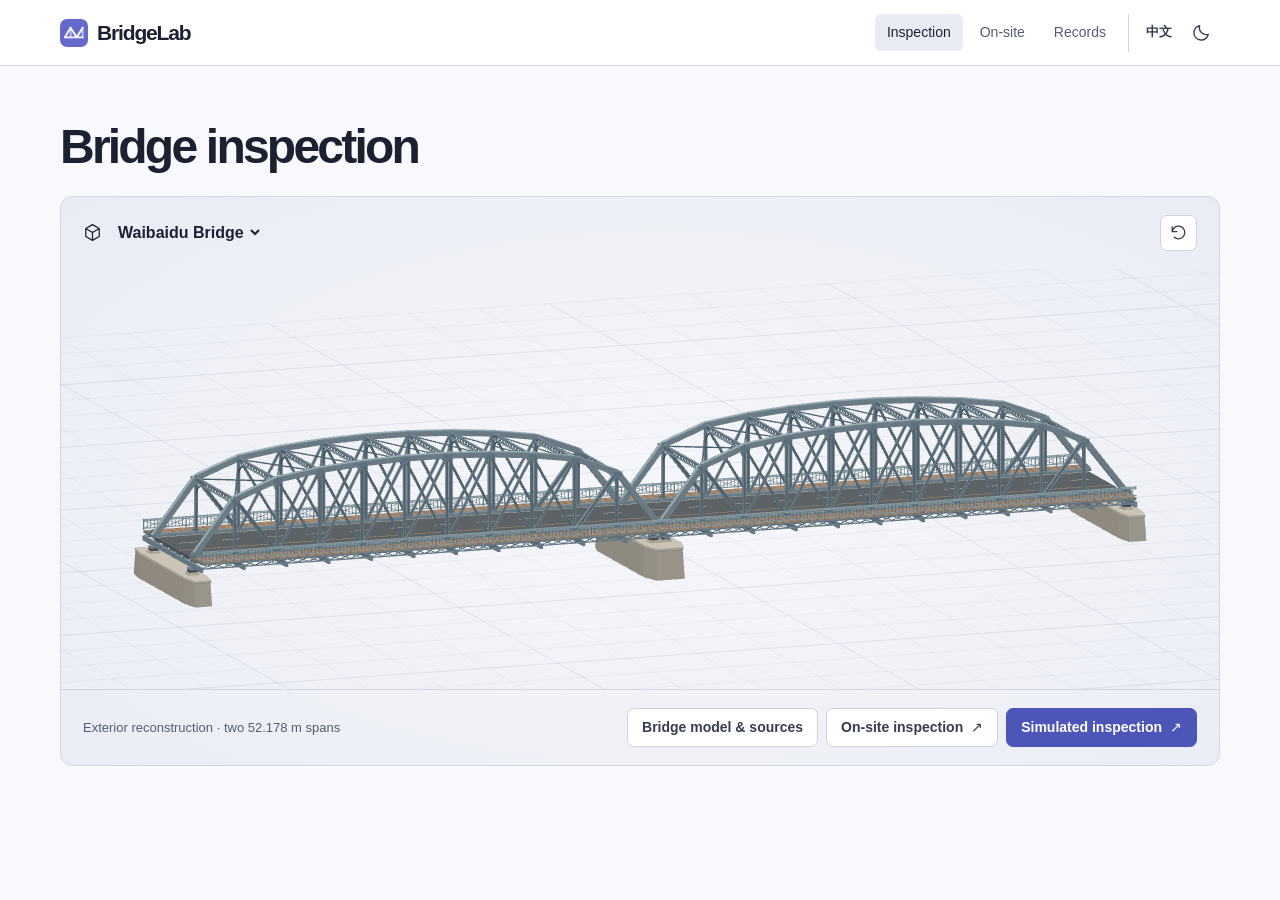
<file: index.html>
<!doctype html>
<html lang="en">
<head>
<meta charset="utf-8"><meta name="viewport" content="width=device-width,initial-scale=1,viewport-fit=cover">
<meta name="theme-color" content="#0c0d10"><meta name="description" content="Explore real-time bridge model alignment and displacement screening with a browser camera or an interactive replay.">
<title data-zh="BridgeLab · 桥梁巡检">BridgeLab · Bridge inspection</title>
<script src="./preferences.js"></script>
<link rel="icon" href="./icon.svg" type="image/svg+xml"><link rel="stylesheet" href="./theme.css?v=ux8"><link rel="stylesheet" href="./preferences.css"><script type="module" src="./home.js?v=ux8"></script>
</head>
<body>
<a class="skip" href="#main" data-zh="跳到内容">Skip to content</a>
<header class="site-head"><div class="wrap nav">
<a href="./" class="wordmark"><img src="./icon.svg" alt="" width="28" height="28">BridgeLab</a>
<nav aria-label="Primary" data-zh-aria="主导航"><a href="./" aria-current="page" data-zh="巡检">Inspection</a><a href="./field/" data-zh="实地巡检">On-site</a><a href="./field/review.html" data-zh="巡检记录">Records</a><div class="pref-controls" data-preferences></div></nav>
</div></header>
<main class="wrap" id="main">
<header class="intro"><h1 data-zh="桥梁巡检">Bridge inspection</h1></header>
<section class="viewport" aria-label="Example model viewer" data-zh-aria="示例模型查看器">
<div class="viewport-toolbar">
<label class="chooser"><svg viewBox="0 0 24 24" aria-hidden="true"><path d="m12 2 8.5 5v10L12 22l-8.5-5V7zM3.5 7 12 12l8.5-5M12 12v10"/></svg><select id="model" aria-label="Choose a model" data-zh-aria="选择模型"><option value="waibaidu" data-zh="外白渡桥">Waibaidu Bridge</option><option value="training-span" data-zh="教学桁架桥">Teaching truss</option></select></label>
<button type="button" id="reset" class="icon-button" title="Reset model view" aria-label="Reset model view" data-zh-aria="复位模型视角" data-zh-title="复位模型视角"><svg viewBox="0 0 24 24" aria-hidden="true"><path d="M4 11a8 8 0 1 1 2.7 7M4 5v6h6"/></svg></button>
</div>
<canvas id="geometry" tabindex="0" aria-label="3D truss model. Drag or use arrow keys to rotate. Press Home to reset." data-zh-aria="三维桁架模型。拖动或使用方向键旋转，按 Home 键复位。"></canvas>
<div class="viewport-bottom"><span id="model-status" role="status">Loading example model…</span>
<div class="camera-actions"><a id="mesh-entry" href="./models/waibaidu.html?v=wb3" class="button" data-zh="外白渡桥模型与资料">Bridge model &amp; sources</a><a id="field-entry" href="./field/?bridge=waibaidu" class="button"><span data-zh="实地巡检">On-site inspection</span><span aria-hidden="true">↗</span></a><a id="simulate-entry" href="./target/index.html?v=wb5" class="button primary"><span data-zh="模拟巡检">Simulated inspection</span><span aria-hidden="true">↗</span></a></div></div>
</section>
<noscript><p>请启用 JavaScript 以查看模型并开始巡检。 / Enable JavaScript to view the model and run the inspection.</p></noscript>
</main></body></html>
</file>
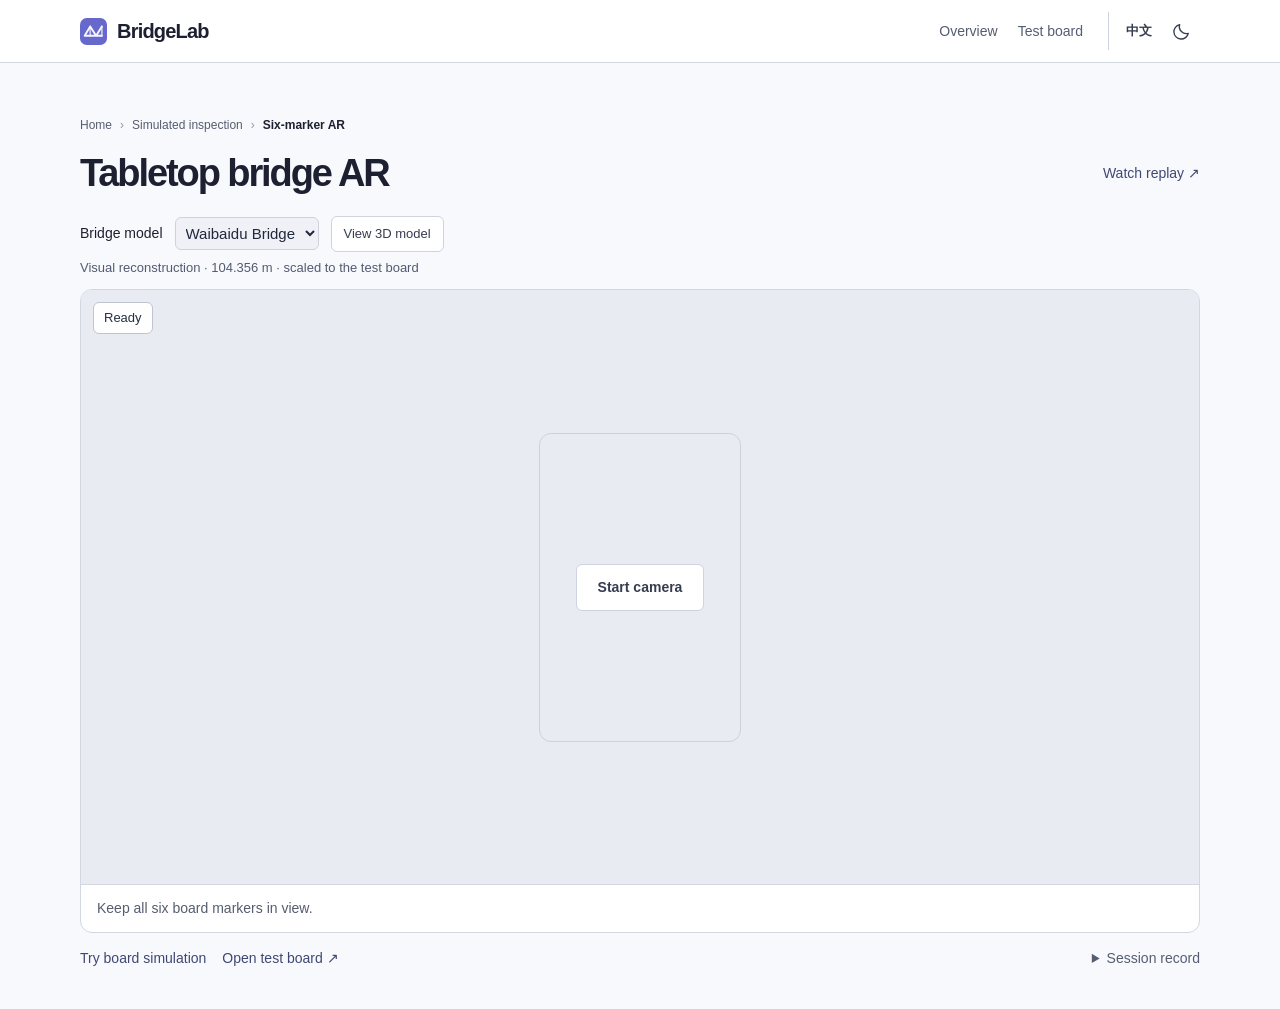
<file: ar/index.html>
<!doctype html>
<html lang="en">
<head>
  <meta charset="utf-8">
  <meta name="viewport" content="width=device-width, initial-scale=1, viewport-fit=cover">
  <meta name="theme-color" content="#0b0c0f">
  <script src="../preferences.js"></script>
  <title>Inspection · BridgeLab</title>
  <link rel="icon" href="../icon.svg" type="image/svg+xml">
  <link rel="stylesheet" href="./inspection.css">
  <link rel="stylesheet" href="../preferences.css">
</head>
<body>
<header class="bar"><div class="top">
  <a class="brand" href="../"><img src="../icon.svg" width="27" height="27" alt="">BridgeLab</a>
  <nav aria-label="Main" data-zh-aria="主导航"><a href="../" data-zh="首页">Overview</a><a href="../target/markers.html?v=wb4" data-zh="测试板">Test board</a><div class="pref-controls" data-preferences></div></nav>
</div></header>
<main>
  <div class="heading"><h1 id="title">Tabletop bridge AR</h1>
    <a id="switch" href="?mode=replay"><span id="switch-label">Watch replay</span> <span aria-hidden="true">↗</span></a>
  </div>
  <div id="model-panel" class="model-panel" hidden>
    <div class="model-toolbar"><label for="model-choice" data-zh="桥梁模型">Bridge model</label>
      <select id="model-choice"><option value="waibaidu" data-zh="外白渡桥">Waibaidu Bridge</option><option value="training-span" data-zh="教学桁架桥">Teaching truss</option></select>
      <button type="button" id="preview-toggle" aria-expanded="false" aria-controls="model-preview" data-zh="查看三维模型">View 3D model</button>
      <button type="button" id="model-retry" hidden data-zh="重试加载">Retry model</button></div>
    <p id="model-state" role="status"></p>
    <div id="model-preview" hidden><canvas id="preview-canvas" tabindex="0" aria-label="Drag to rotate the schematic bridge model" data-zh-aria="拖动旋转桥梁示意模型"></canvas></div>
  </div>
  <section aria-label="Inspection view" data-zh-aria="巡检画面" class="card">
    <div id="stage" class="stage">
      <video id="camera" muted playsinline autoplay aria-hidden="true"></video>
      <canvas id="view" width="640" height="360" aria-label="Live image with projected model" data-zh-aria="叠加模型的巡检画面"></canvas>
      <span id="status" role="status">Ready</span><span id="sample-badge" hidden data-zh="模拟画面">Simulated image</span>
      <div id="idle" class="idle"><button id="start">Start camera</button></div>
    </div>
    <div class="controls"><p id="hint" aria-live="polite">Keep all six board markers in view.</p>
      <button id="stop" data-zh="结束" hidden>Stop</button>
    </div>
  </section>
  <div class="links"><div class="mode-links"><a id="sample-link" href="?mode=board-demo" hidden data-zh="观看测试板示例">Try board simulation</a><a id="board" href="../target/markers.html?v=wb4" target="_blank" rel="noopener"><span data-zh="打开测试板">Open test board</span> <span aria-hidden="true">↗</span></a></div>
    <details><summary data-zh="巡检记录">Session record</summary><div class="record"><p id="stats">No frames yet.</p>
      <button id="export" data-zh="下载 JSON" disabled>Download JSON</button></div></details>
  </div>
  <noscript>Enable JavaScript to inspect the live images. 请启用 JavaScript 以显示巡检画面。</noscript>
</main>
<script type="module" src="./inspection.js?v=wb4"></script>
</body></html>
</file>
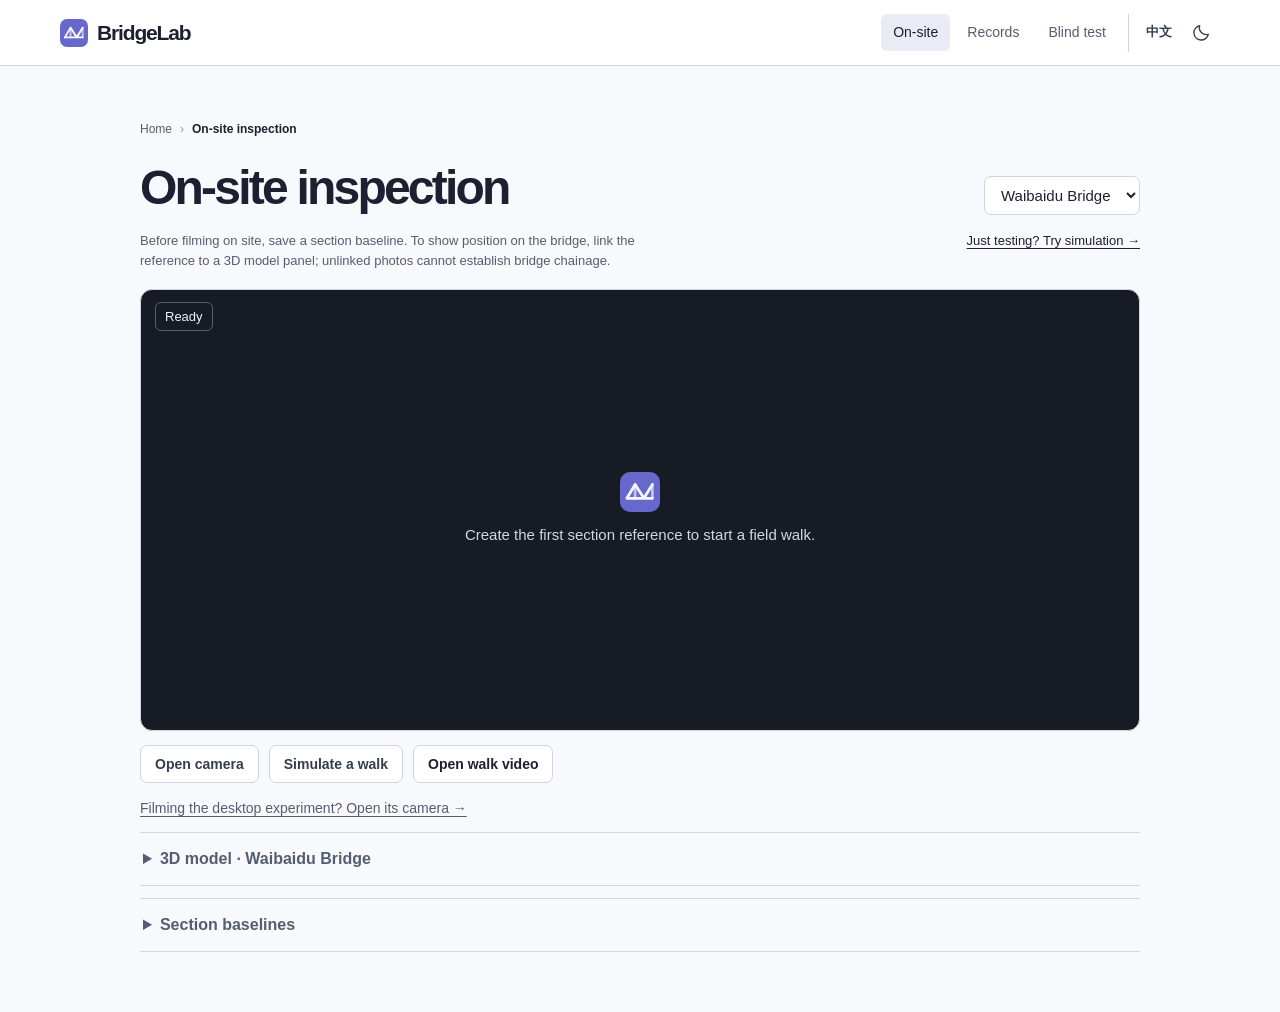
<file: field/index.html>
<!doctype html>
<html lang="en"><head><meta charset="utf-8"><meta name="viewport" content="width=device-width,initial-scale=1,viewport-fit=cover">
<meta name="theme-color" content="#0c0d10"><title data-zh="实地巡检 · BridgeLab">On-site inspection · BridgeLab</title>
<script src="../preferences.js"></script><link rel="icon" href="../icon.svg"><link rel="stylesheet" href="../theme.css"><link rel="stylesheet" href="../preferences.css"><link rel="stylesheet" href="./field.css?v=mode2">
<script type="module" src="./live.js?v=wb5"></script></head>
<body><header class="site-head"><div class="wrap nav"><a href="../" class="wordmark"><img src="../icon.svg" width="28" height="28" alt="">BridgeLab</a>
<nav aria-label="Primary" data-zh-aria="主导航"><a href="./" aria-current="page" data-zh="实地巡检">On-site</a><a href="./review.html" data-zh="巡检记录">Records</a><a id="validation-link" href="./validation.html" data-zh="盲测">Blind test</a><div class="pref-controls" data-preferences></div></nav></div></header>
<main class="wrap field-main">
<div class="field-heading"><div><h1 data-zh="实地巡检">On-site inspection</h1></div><label class="site-select"><span class="sr" data-zh="选择桥梁">Choose bridge</span><select id="bridge"></select></label></div>
<div class="field-mode-note"><p data-zh="实地拍摄前先建立桥段基准。需要在手机显示桥上位置时，请在建档时选择「关联三维桥段」；未关联的照片无法确定桥上里程。">Before filming on site, save a section baseline. To show position on the bridge, link the reference to a 3D model panel; unlinked photos cannot establish bridge chainage.</p><a href="../target/index.html?v=wb5" data-zh="只想测试？去模拟巡检 →">Just testing? Try simulation →</a></div>
<section class="field-stage" aria-label="Inspection camera" data-zh-aria="巡检相机"><video id="video" muted playsinline hidden></video><canvas id="live-view" width="480" height="270" aria-label="Registered camera view" data-zh-aria="已配准的相机画面"></canvas>
<div class="stage-top"><span class="state" id="state" role="status"></span><span class="kind" id="source-type"></span></div>
<div class="stage-center" id="empty"><img src="../icon.svg" width="40" height="40" alt=""><div id="ready-message"></div></div>
<div class="stage-bottom"><b id="section-name"></b><span id="reading"></span></div></section>
<div class="run-controls"><div class="row"><a id="record-field" class="button primary" href="../target/mobile.html?site=waibaidu&amp;v=wb5" hidden data-zh="拍摄巡检视频">Record a field video</a><button type="button" id="start" class="button" data-zh="开启相机">Open camera</button><button type="button" id="finish" class="button" hidden data-zh="结束并保存">Finish and save</button><button type="button" id="demo" class="button" data-zh="模拟走查">Simulate a walk</button>
<label class="button file-action" id="video-label"><span data-zh="导入走查视频">Open walk video</span><input id="video-file" type="file" accept="video/*"></label>
<a id="last-run" class="button" hidden data-zh="复核本次巡检">Review this run</a><button class="button" id="export-run" hidden data-zh="导出本次巡检">Export this run</button></div>
<span id="count"></span></div>
<div class="field-ar-link"><a id="tabletop-link" href="../target/mobile.html?v=wb5" data-zh="用手机拍电脑上的实验？打开桌面测量相机 →">Filming the desktop experiment? Open its camera →</a></div>
<details id="field-model-box" class="setup" hidden><summary id="field-model-status"></summary>
<div class="setup-content"><div id="model-preview-row" hidden><canvas id="field-preview-canvas" aria-label="Rotate the 3D bridge model" data-zh-aria="拖动旋转三维桥模"></canvas></div>
<label class="button file-action"><span data-zh="导入模型 JSON">Import model JSON</span><input id="field-model-file" type="file" accept=".json,application/json"></label></div></details>
<p class="feedback" id="notice" role="status"></p><p class="feedback" id="save-status" role="status"></p>
<details id="setup" class="setup"><summary data-zh="桥段基准">Section baselines</summary>
<div class="setup-content"><div class="row wrap-row"><label class="file-action button"><span data-zh="选取基准照片">Open reference photo</span><input id="photo" type="file" accept="image/*"></label>
<button id="freeze" type="button" class="button" data-zh="取当前相机画面">Use camera frame</button></div>
<div id="baseline-form" hidden><div class="baseline-fields"><label><span data-zh="构件或桥段编号">Member or section ID</span><input id="section-input" maxlength="60" autocomplete="off"></label>
<label><span data-zh="基准类型">Reference type</span><select id="picker-mode">
<option value="auto" data-zh="点选目标，自动取参照">Tap target · automatic references</option>
<option value="model" disabled data-zh="关联三维桥段">Link a 3D model panel</option>
<option value="manual" data-zh="手动选择同平面标志">Choose coplanar landmarks</option>
<option value="metric" data-zh="已实测的矩形平面">Measured rectangular plane</option></select></label></div>
<div class="baseline-fields" id="model-binding" hidden><label><span data-zh="模型片区">Model panel</span><select id="model-panel"></select></label><label class="model-direction"><input type="checkbox" id="model-reverse"> <span data-zh="反向观察（桥梁里程从右到左）">Reverse view (station increases right to left)</span></label></div>
<div class="baseline-fields" id="scale" hidden><label><span data-zh="矩形宽（毫米）">Rectangle width (mm)</span><input id="width-mm" type="number" min=".01" step="any"></label><label><span data-zh="矩形高（毫米）">Rectangle height (mm)</span><input id="height-mm" type="number" min=".01" step="any"></label><label><span data-zh="复查阈值（毫米）">Review threshold (mm)</span><input id="limit-mm" type="number" value="5" min=".01" step="any"></label></div>
<p id="pick-prompt"></p><canvas id="picker" width="480" height="270" tabindex="0" aria-label="Select landmarks on the reference image" data-zh-aria="在基准照片上选择标志点"></canvas>
<div id="neighbor-row" class="baseline-fields" hidden><label><span data-zh="左侧两点与哪一段的右侧两点共用？">Which section shares both left corners with this one?</span><select id="neighbor"></select></label></div>
<div class="row wrap-row"><button id="save-section" type="button" class="button primary" data-zh="保存基准">Save reference</button><button id="undo" type="button" class="button" data-zh="撤销选点">Undo pick</button><button id="cancel" type="button" class="button" data-zh="取消">Cancel</button></div>
</div><div id="sections-list"></div><button id="new-site" type="button" class="text-action" data-zh="新建桥梁项目">New bridge project</button>
<form id="site-form" class="row wrap-row" hidden><input id="site-name" required maxlength="80" aria-label="Bridge name" data-zh-aria="桥梁名称"><button class="button" data-zh="创建">Create</button></form></div></details>
<noscript>Enable JavaScript / 请启用 JavaScript</noscript></main></body></html>
</file>
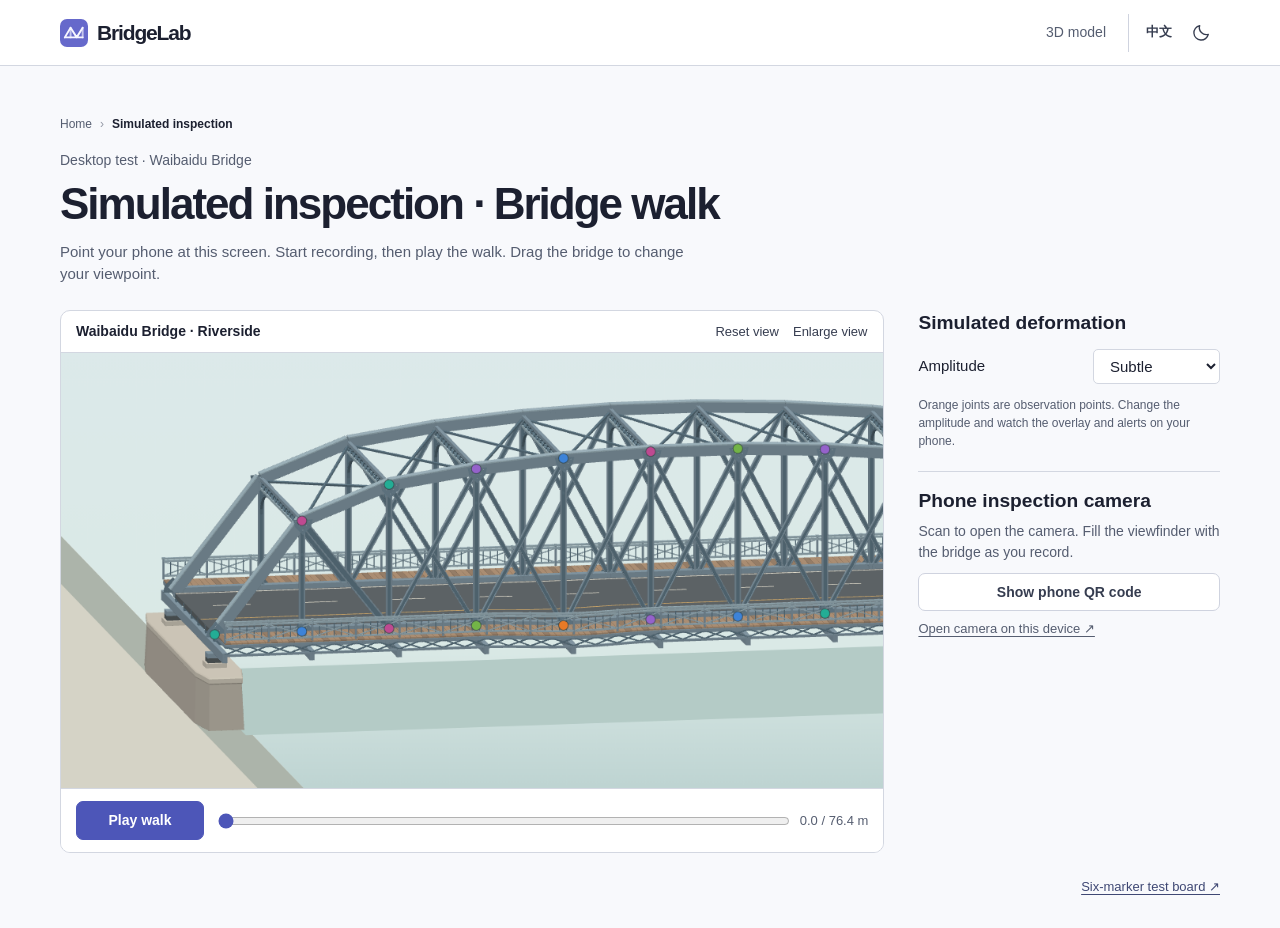
<file: target/index.html>
<!doctype html>
<html lang="en">
<head>
  <meta charset="utf-8"><meta name="viewport" content="width=device-width,initial-scale=1,viewport-fit=cover">
  <meta name="theme-color" content="#f8f9fc"><title data-zh="外白渡桥 · 模拟巡检">Waibaidu Bridge · Simulated inspection</title>
  <link rel="preload" as="image" href="./walk-initial-wb5.webp" fetchpriority="high">
  <link rel="preload" as="fetch" href="../models/waibaidu.glb?v=wb3" crossorigin="anonymous">
  <link rel="modulepreload" href="./walk-scene.js?v=walkperf1">
  <link rel="modulepreload" href="../models/mesh-renderer.js?v=walkperf1">
  <link rel="modulepreload" href="../models/mesh-canvas.js?v=walkperf1">
  <script src="../preferences.js"></script>
  <link rel="icon" href="../icon.svg"><link rel="stylesheet" href="../theme.css"><link rel="stylesheet" href="../preferences.css"><link rel="stylesheet" href="./walk.css?v=walkperf1">
</head>
<body>
<header class="site-head"><div class="wrap nav"><a href="../" class="wordmark"><img src="../icon.svg" alt="" width="28" height="28">BridgeLab</a>
  <nav aria-label="Navigation" data-zh-aria="导航"><a href="../models/waibaidu.html?v=wb3" data-zh="三维模型">3D model</a><div class="pref-controls" data-preferences></div></nav></div></header>
<main class="wrap joint-lab">
  <header class="introduction"><p class="place" data-zh="模拟环境 · 外白渡桥">Desktop test · Waibaidu Bridge</p>
    <h1 data-zh="模拟巡检 · 沿桥实验">Simulated inspection · Bridge walk</h1>
    <p class="intro-text" data-zh="手机对准电脑画面，开始拍摄后，点「自动沿桥移动」。也可以拖动模型改变视角。">Point your phone at this screen. Start recording, then play the walk. Drag the bridge to change your viewpoint.</p></header>
  <section class="experiment" id="board-view" aria-label="Interactive bridge experiment" data-zh-aria="三维桥梁实验">
    <figure class="scene"><div class="scene-top"><figcaption data-zh="外白渡桥 · 沿河侧">Waibaidu Bridge · Riverside</figcaption>
      <div class="view-tools"><button id="reset-view" class="quiet" type="button" data-zh="复位视角">Reset view</button>
      <button type="button" id="expand-board" class="quiet" aria-pressed="false" data-zh="放大画面">Enlarge view</button></div></div>
      <div class="canvas-wrap"><img id="walk-preview" src="./walk-initial-wb5.webp" width="1040" height="550" alt="" fetchpriority="high"><canvas id="board" width="1040" height="550" tabindex="0" data-zh-aria="三维桥模。拖动或按方向键旋转，滚轮缩放。" aria-label="3D bridge. Drag or use the arrow keys to rotate. Scroll to zoom."></canvas>
        <div class="loading" id="loading" role="status" data-zh="正在载入三维桥模…">Loading the 3D bridge…</div></div>
      <div class="transport"><button id="walk-play" type="button" class="button primary" aria-pressed="false" disabled data-zh="自动沿桥移动">Play walk</button>
        <label class="route-slider"><span class="sr-only" data-zh="模拟走查进度">Simulated walk progress</span><input id="walk-position" type="range" min="0" max="76.356" step="0.05" value="0" disabled></label>
        <output id="walk-distance" for="walk-position">0.0 / 76.4 m</output></div>
    </figure>
    <aside class="experiment-controls"><section class="control-group"><h2 data-zh="模拟形变">Simulated deformation</h2>
      <label class="level"><span data-zh="幅度">Amplitude</span><select id="walk-level"><option value="0" data-zh="无形变">None</option><option value="0.21" selected data-zh="轻微">Subtle</option><option value="0.34" data-zh="较明显">More visible</option></select></label>
      <p class="help" data-zh="橙色节点是观测位置。选择形变幅度，观察手机的轮廓叠加和提醒。">Orange joints are observation points. Change the amplitude and watch the overlay and alerts on your phone.</p>
    </section><section class="phone-group"><h2 data-zh="手机巡检相机">Phone inspection camera</h2>
      <p data-zh="手机扫码打开相机，拍摄时让桥身尽量铺满取景框。">Scan to open the camera. Fill the viewfinder with the bridge as you record.</p>
      <button type="button" id="pair-open" class="button" aria-haspopup="dialog" data-zh="显示手机扫码入口">Show phone QR code</button>
      <a id="phone-camera" href="./mobile.html?v=wb5" data-zh="在本机打开巡检相机 ↗">Open camera on this device ↗</a>
    </section></aside>
  </section>
  <footer><a href="./markers.html?v=wb4" data-zh="六标记校验板 ↗">Six-marker test board ↗</a></footer>
</main>
<dialog id="pair-dialog" aria-labelledby="pair-title"><button type="button" id="pair-dismiss" class="pair-dismiss" aria-label="Close QR code" data-zh-aria="关闭扫码窗口" title="Close QR code" data-zh-title="关闭扫码窗口">×</button><h2 id="pair-title" data-zh="手机巡检相机">Phone inspection camera</h2>
  <p data-zh="用手机扫码，允许相机访问。然后关闭此窗口，用手机拍摄桌面上的桥模。">Scan on your phone and allow camera access. Close this window and film the bridge model.</p>
  <img id="pair-code" width="224" height="224" alt="Phone camera QR code" data-zh-aria="手机相机二维码" hidden>
  <label for="pair-url" data-zh="手机链接">Phone link</label><input type="url" readonly id="pair-url"><div class="dialog-actions">
    <button id="copy-link" class="button" type="button" data-zh="复制链接">Copy link</button><button id="pair-close" type="button" class="button primary" data-zh="返回桥梁">Back to bridge</button></div></dialog>
<script type="module" src="./walk.js?v=walkperf1"></script></body></html>
</file>
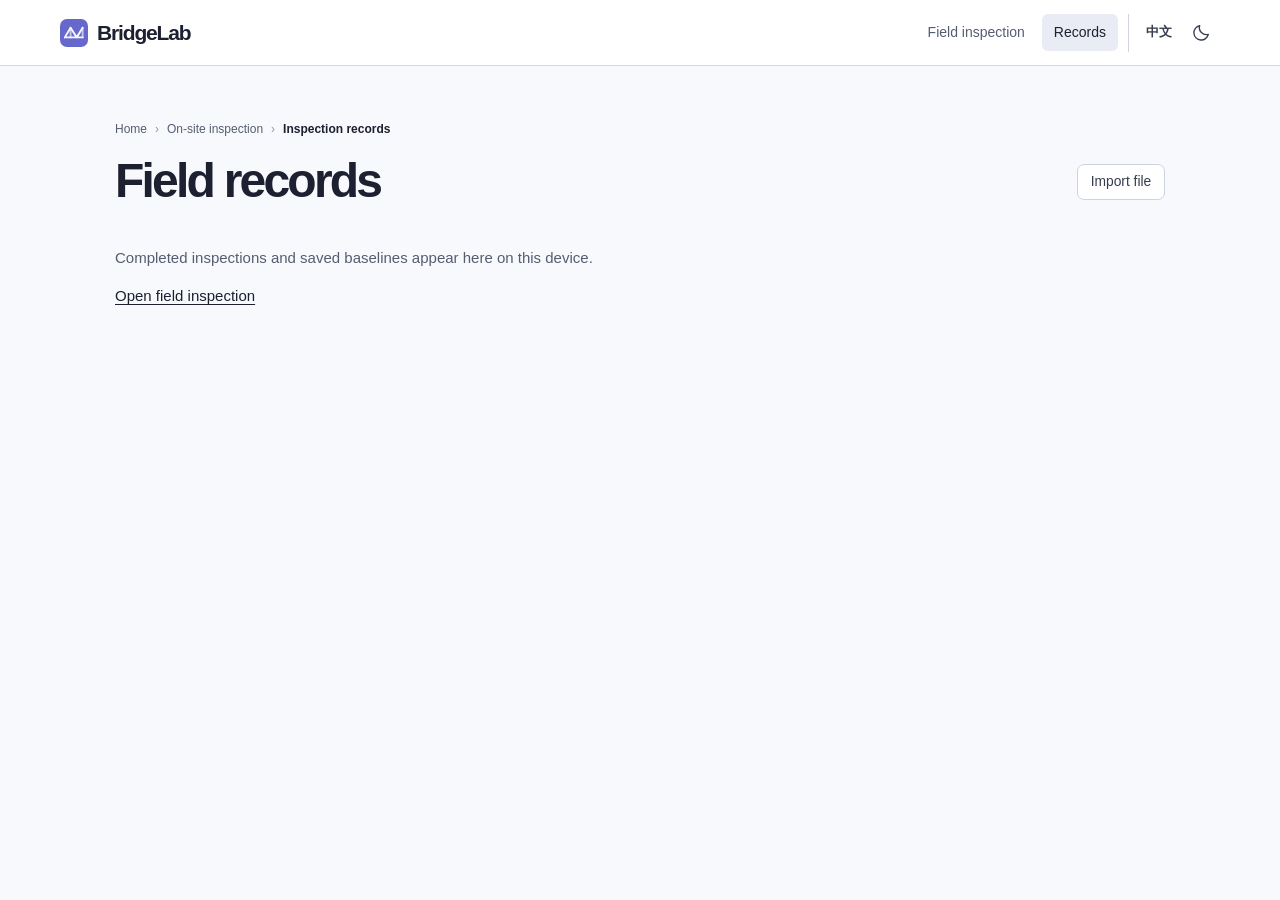
<file: field/review.html>
<!doctype html>
<html lang="en"><head>
<meta charset="utf-8"><meta name="viewport" content="width=device-width,initial-scale=1,viewport-fit=cover"><meta name="theme-color" content="#0c0d10">
<title data-zh="巡检记录 · BridgeLab">Field records · BridgeLab</title><script src="../preferences.js"></script><link rel="icon" href="../icon.svg" type="image/svg+xml">
<link rel="stylesheet" href="../theme.css"><link rel="stylesheet" href="../preferences.css"><link rel="stylesheet" href="./review.css"><script type="module" src="./review.js"></script>
</head><body>
<a class="skip" href="#main" data-zh="跳到内容">Skip to content</a>
<header class="site-head"><div class="wrap nav"><a href="../" class="wordmark"><img src="../icon.svg" width="28" height="28" alt="">BridgeLab</a><nav aria-label="Primary" data-zh-aria="主导航"><a id="field-link" href="./" data-zh="现场巡检">Field inspection</a><a href="./review.html" aria-current="page" data-zh="记录">Records</a><div class="pref-controls" data-preferences></div></nav></div></header>
<main id="main" class="wrap review">
<header class="intro review-head"><h1 data-zh="巡检记录">Field records</h1><div class="files"><button id="import" type="button" data-zh="导入记录">Import file</button><input id="file" type="file" accept=".json,application/json" hidden><button type="button" id="export" hidden data-zh="导出记录">Export file</button></div></header>
<p class="notice" id="notice" role="status" aria-live="polite"></p>
<label id="switcher" hidden><span class="sr-only" data-zh="选择记录或基准">Choose a run or baseline</span><select id="record"></select></label>
<div id="content" aria-busy="true"></div>
</main>
</body></html>
</file>
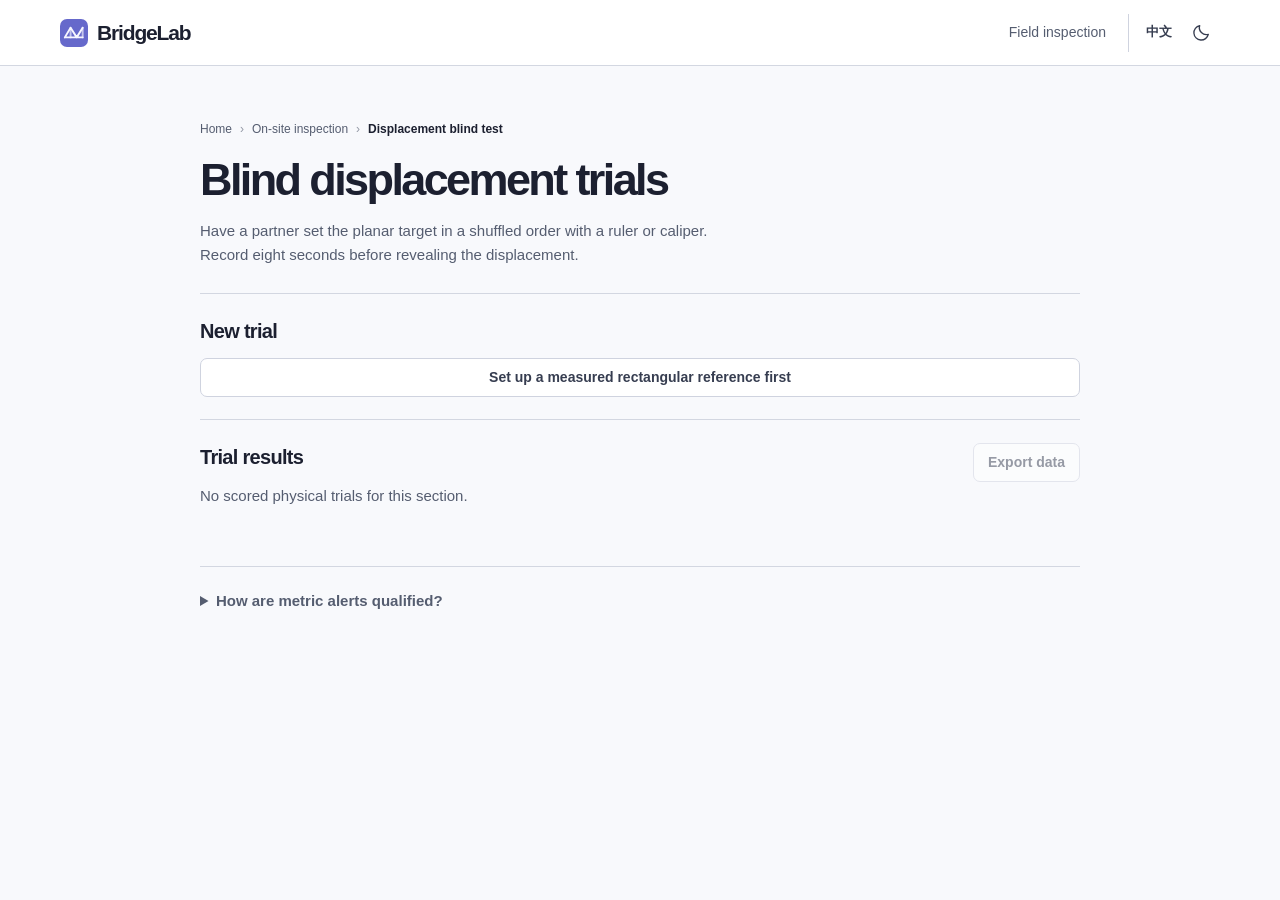
<file: field/validation.html>
<!doctype html><html lang="en"><head><meta charset="utf-8"><meta name="viewport" content="width=device-width,initial-scale=1"><meta name="theme-color" content="#0c0d10">
<title data-zh="位移盲测 · BridgeLab">Blind displacement trials · BridgeLab</title>
<script src="../preferences.js"></script><link rel="icon" href="../icon.svg"><link rel="stylesheet" href="../theme.css"><link rel="stylesheet" href="./validation.css"><link rel="stylesheet" href="../preferences.css">
<script type="module" src="./validation.js"></script></head><body>
<header class="site-head"><div class="wrap nav"><a class="wordmark" href="../"><img src="../icon.svg" width="28" height="28" alt="">BridgeLab</a><nav aria-label="Primary" data-zh-aria="主导航"><a href="./" id="field-link" data-zh="现场巡检">Field inspection</a><div class="pref-controls" data-preferences></div></nav></div></header>
<main class="wrap validation"><h1 data-zh="位移盲测">Blind displacement trials</h1>
<p class="lead" data-zh="让同伴按打乱的顺序，用刻度或卡尺设定平面靶的位移。相机先记录 8 秒，然后再录入真值。">Have a partner set the planar target in a shuffled order with a ruler or caliper. Record eight seconds before revealing the displacement.</p>
<section id="start-pane"><h2 data-zh="新试次">New trial</h2>
<p id="needs-reference" hidden><a class="button" id="add-ref" href="./" data-zh="先建立实测矩形基准">Set up a measured rectangular reference first</a></p><form id="setup"><div class="fields"><label><span data-zh="桥梁">Bridge</span><select id="bridge" required></select></label><label><span data-zh="区段或构件">Section or member</span><select id="section" required></select></label><label><span data-zh="试验阈值（毫米）">Trial threshold (mm)</span><input id="limit" readonly type="number" value="5" required min="0.001" max="1000000" step="any"></label></div>
<label class="agree"><input id="attest" type="checkbox" required><span data-zh="使用实体靶，四角间距已实测。检查点和目标与四角共面。">I am using a physical target with measured corner spacing. The check and target lie in the same plane as the corners.</span></label><button class="button primary" data-zh="开始盲测">Start blind trial</button></form></section>
<section id="capture-pane" hidden><h2 id="capture-title"></h2><p id="capture-note"></p><div class="actions"><a class="button primary" id="go-camera" href="./" data-zh="返回相机">Return to camera</a><button class="button" id="cancel" hidden data-zh="取消本次">Cancel trial</button></div></section>
<section id="truth-pane" hidden><h2 data-zh="对照独立读数">Reveal independent reading</h2><p data-zh="从基准零位量起。C1 指向 C2 为 +X，C1 指向 C4 为 +Y。遮挡或丢失定位也请录入真值。">Measure from the reference position. +X points from C1 to C2 and +Y from C1 to C4. Enter truth even if tracking was lost.</p>
<form id="truth"><div class="fields"><label><span>ΔX (mm)</span><input id="true-x" type="number" step="any" required></label><label><span>ΔY (mm)</span><input id="true-y" type="number" step="any" required></label><label><span data-zh="量具或读数来源">Reference instrument</span><input id="instrument" required maxlength="160"></label></div><button class="button primary" data-zh="封存真值并评分">Reveal and score</button></form></section>
<p id="feedback" role="status"></p>
<section><div class="row"><h2 data-zh="试验记录">Trial results</h2><button id="export" class="button" data-zh="导出数据">Export data</button></div><p id="scope"></p><div id="group-filters"></div><div class="stat-grid" id="stats"></div><div id="records"></div></section>
<details><summary data-zh="如何具备毫米提醒资格？">How are metric alerts qualified?</summary>
<p data-zh="使用同一镜头、分辨率、区段基准和阈值。先完成至少 10 次可用定标试验，含至少 3 次零位移、3 次真值超过阈值及两种非零幅度。系统按画面局部尺度和倾斜程度分组，并冻结已测的误差范围。">Use the same lens, resolution, section reference and threshold. Capture at least 10 usable calibration trials including three zero runs, three above threshold and two distinct nonzero amplitudes. Local scale and foreshortening define the view groups; the error estimate is frozen before holdout.</p>
<p data-zh="每个视角组还需在独立留出试验中至少 3 次零位移、3 次超阈值，零误报、零漏报、有效判读时长占比达到 70%，且实测误差低于阈值。光照、遮挡和人手晃动请覆盖实际使用条件。经验 P95 取每次试验有效样本的误差 P95，再取试次间 P95；有限样本的现场结果只适用于测试条件。">For each view group, hold out at least three zero runs and three above threshold. Qualification requires no false alert or miss, 70% decision-time coverage and an empirical error below the threshold. Vary lighting, occlusion and camera movement as in actual use. Empirical P95 takes the 95th percentile of valid sample errors within each trial, then the 95th percentile across trials. The observed performance applies to the tested conditions.</p></details>
</main></body></html>
</file>
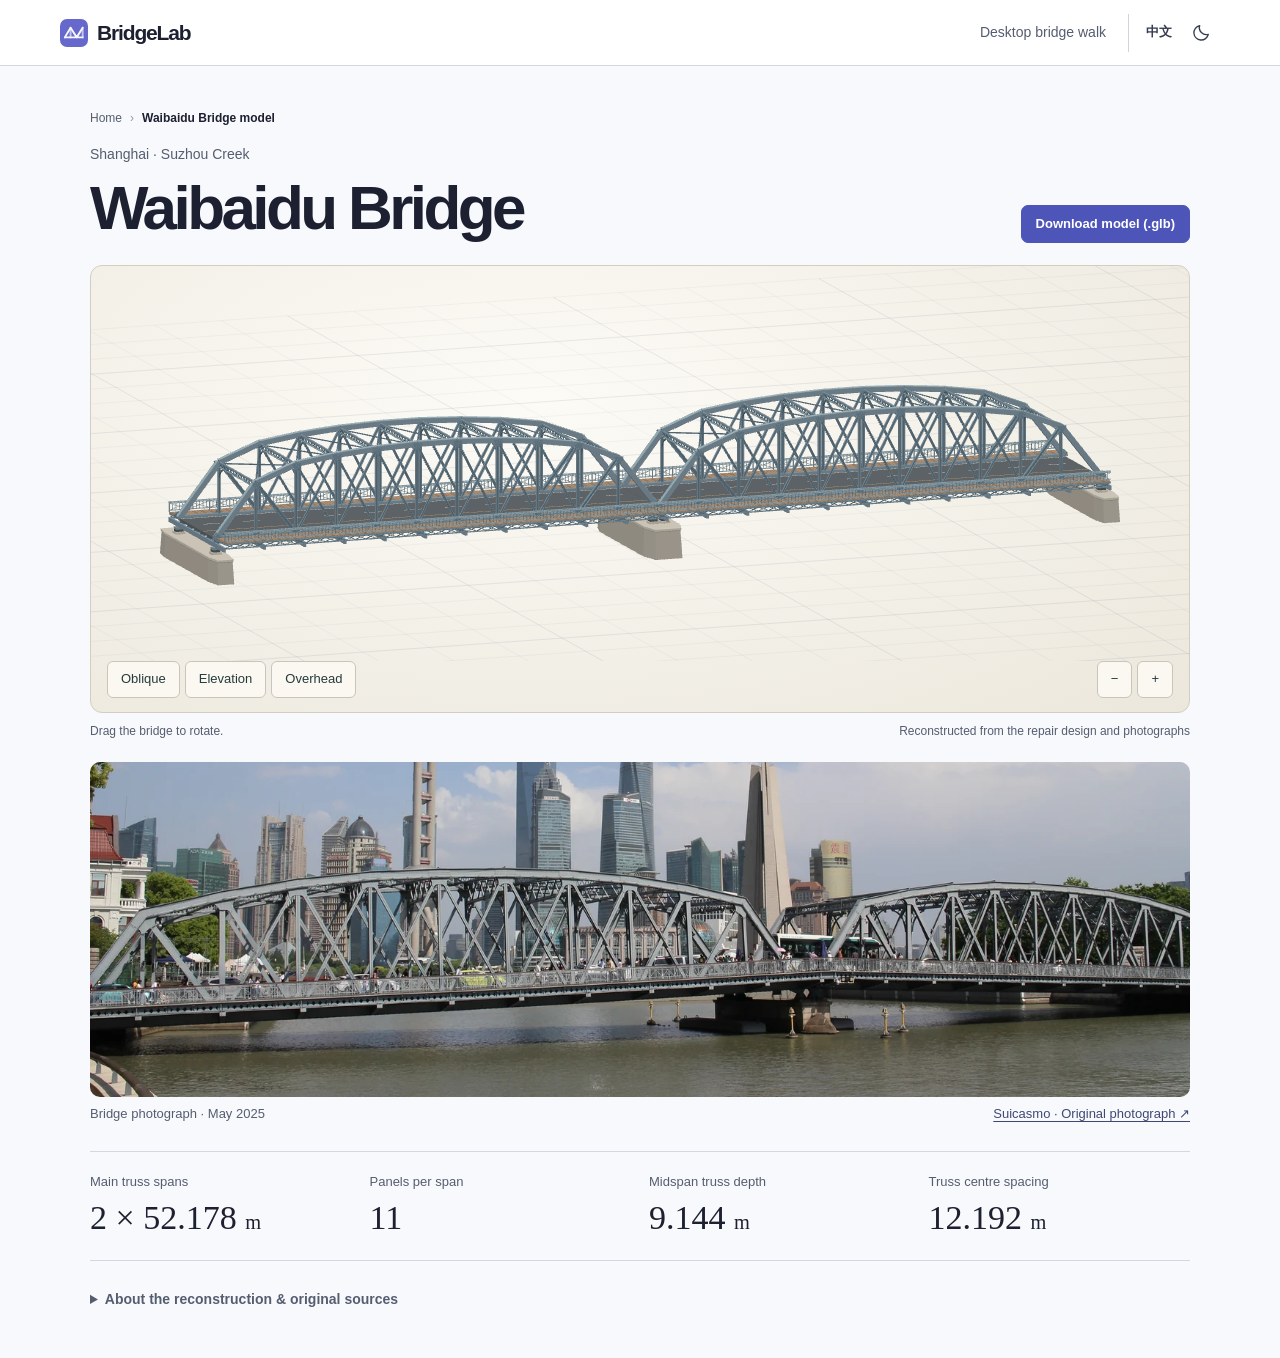
<file: models/waibaidu.html>
<!doctype html>
<html lang="en">
<head>
  <meta charset="utf-8"><meta name="viewport" content="width=device-width,initial-scale=1">
  <meta name="theme-color" content="#f1eee6"><title data-zh="外白渡桥 · 三维模型">Waibaidu Bridge · 3D model</title>
  <script src="../preferences.js"></script>
  <link rel="icon" href="../icon.svg"><link rel="stylesheet" href="../theme.css">
  <link rel="stylesheet" href="../preferences.css"><link rel="stylesheet" href="./waibaidu.css?v=wb3">
</head>
<body>
  <header class="site-head"><div class="wrap nav"><a class="wordmark" href="../"><img src="../icon.svg" width="28" height="28" alt="">BridgeLab</a>
    <nav aria-label="Navigation" data-zh-aria="导航"><a href="../target/index.html?v=wb5" data-zh="桌面巡桥实验">Desktop bridge walk</a><div class="pref-controls" data-preferences></div></nav>
  </div></header>
  <main class="wrap">
    <div class="mast"><div><p class="place" data-zh="上海 · 苏州河口">Shanghai · Suzhou Creek</p><h1 data-zh="外白渡桥">Waibaidu Bridge</h1></div>
      <a id="download-glb" class="button primary" href="./waibaidu.glb?v=wb3" download="Waibaidu-Bridge.glb" data-zh="下载三维模型 (.glb)">Download model (.glb)</a></div>
    <section class="model-stage" aria-label="Interactive model" data-zh-aria="可旋转模型">
      <canvas id="geometry" tabindex="0" aria-label="Drag or use arrow keys to rotate the bridge" data-zh-aria="拖动或按方向键旋转桥梁"></canvas>
      <div class="model-controls"><div class="orientation" aria-label="Views" data-zh-aria="视角">
        <button data-view="oblique" type="button" data-zh="斜侧面">Oblique</button>
        <button data-view="side" type="button" data-zh="正立面">Elevation</button>
        <button data-view="deck" type="button" data-zh="俯看桥面">Overhead</button>
      </div><div class="orientation"><button type="button" id="zoom-out" aria-label="Zoom out" data-zh-aria="缩小">−</button><button type="button" id="zoom-in" aria-label="Zoom in" data-zh-aria="放大">+</button></div></div>
    </section>
    <div class="caption"><span id="viewer-hint" role="status" data-zh="拖动桥梁可旋转。">Drag the bridge to rotate.</span><span data-zh="依据大修设计和实桥照片重建">Reconstructed from the repair design and photographs</span></div>
    <figure class="bridge-reference">
      <img src="./waibaidu-reference.webp" width="1500" height="457" alt="Waibaidu Bridge over Suzhou Creek, with two truss spans meeting over the central pier" data-zh-aria="苏州河上的外白渡桥，两跨钢桁架在中央桥墩处相接">
      <figcaption><span data-zh="实桥照片 · 2025 年 5 月">Bridge photograph · May 2025</span>
        <a href="https://commons.wikimedia.org/wiki/File:Waibaidu_Bridge_20250501-1.jpg" rel="noopener" target="_blank" data-zh="Suicasmo 摄 · 查看原图 ↗">Suicasmo · Original photograph ↗</a></figcaption>
    </figure>
    <dl class="dimensions"><div><dt data-zh="主桁跨度">Main truss spans</dt><dd>2 × 52.178 <small>m</small></dd></div>
      <div><dt data-zh="每跨节间数">Panels per span</dt><dd>11</dd></div>
      <div><dt data-zh="跨中桁高">Midspan truss depth</dt><dd>9.144 <small>m</small></dd></div>
      <div><dt data-zh="两侧主桁中心距">Truss centre spacing</dt><dd>12.192 <small>m</small></dd></div></dl>
    <details><summary data-zh="模型依据与原始资料">About the reconstruction &amp; original sources</summary>
      <p data-zh="每跨的斜杆布置依据上海市档案馆藏 1977 年大修图，主跨尺寸取自 2009 年大修设计论文。中间节点的标高、杆件截面、桥墩和栏杆等细节按图像近似重建，适用于外观对照与桌面 AR。">The 1977 repair drawing records the diagonal layout. The main dimensions follow the 2009 repair design. Intermediate joint elevations, member sections, piers and railings are visual approximations for study and tabletop AR.</p>
      <ul><li><a href="https://doc.xuehai.net/b1ddf795ae8994a953c8c2695-2.html" data-zh="大修设计论文 · 第 2 页的结构尺寸">2009 repair design · dimensions on page 2</a></li>
      <li><a href="https://www.shda.gov.cn/archives/gdxw/202601/t20260120_76430.html" data-zh="上海市档案馆 · 1977 年大修图与移桥照片">Shanghai Municipal Archives · 1977 repair drawing and relocation photographs</a></li>
      <li><a href="https://3dwarehouse.sketchup.com/model/588db9c61f38344590f8475808b5503/The-Bund-Waibaidu-Bridge-外白渡桥" data-zh="3D Warehouse · 独立作者的外白渡桥模型">3D Warehouse · independently authored exterior model</a></li>
      <li><a href="https://www.sciengine.com/doi/pdf/CACDD3CD35C645ABA74752E34F29F0D0" data-zh="2004 年有限元模型论文 · 原文 PDF">2004 finite element model paper · PDF</a></li></ul></details>
  </main><script type="module" src="./waibaidu-page.js?v=wb3"></script>
</body></html>
</file>
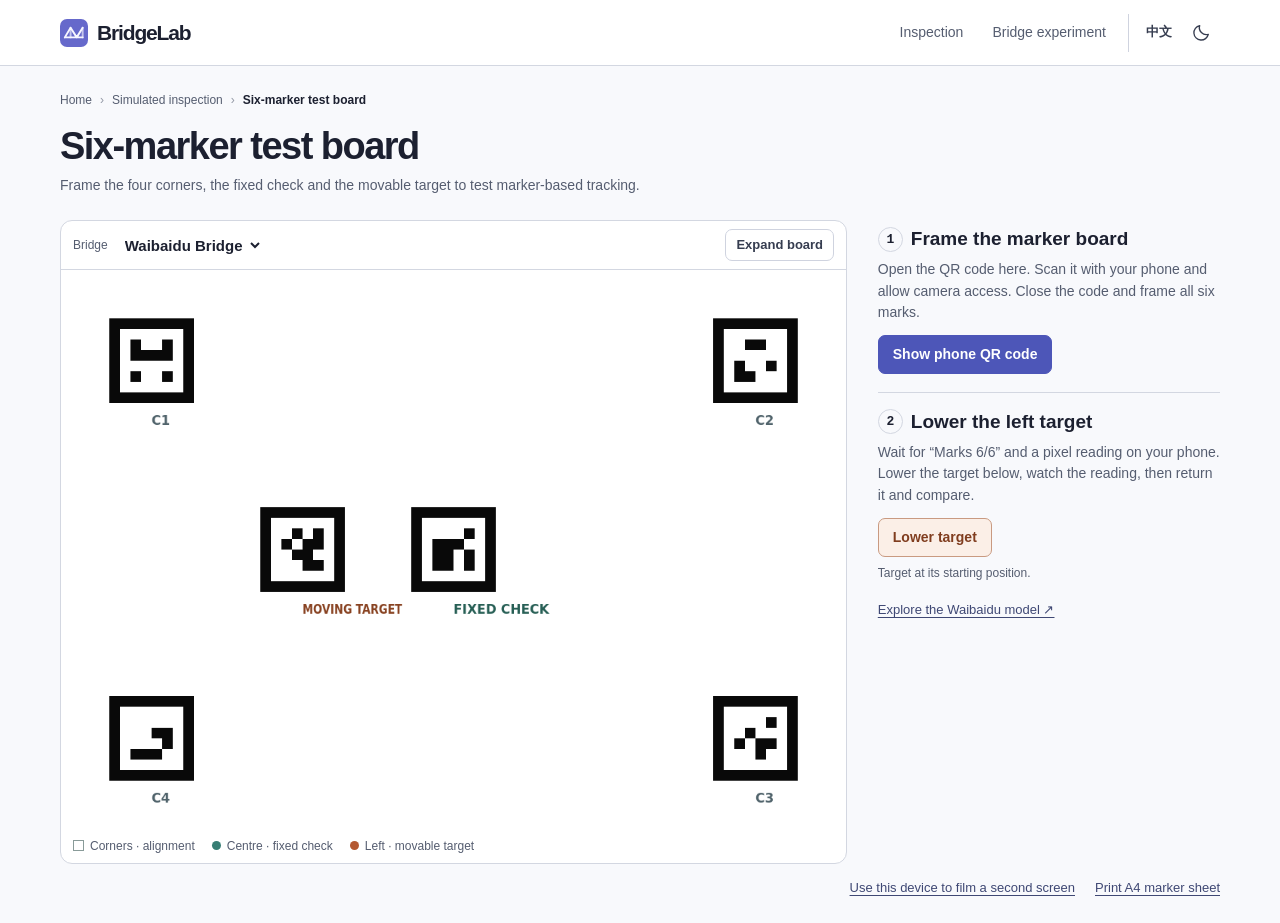
<file: target/markers.html>
<!doctype html>
<html lang="en">
<head>
  <meta charset="utf-8">
  <meta name="viewport" content="width=device-width,initial-scale=1,viewport-fit=cover">
  <meta name="theme-color" content="#0b0c0f">
  <title data-zh="六标记校验板 · BridgeLab">Six-marker test board · BridgeLab</title>
  <script src="../preferences.js"></script>
  <link rel="icon" href="../icon.svg" type="image/svg+xml">
  <link rel="stylesheet" href="../theme.css">
  <link rel="stylesheet" href="../preferences.css">
  <link rel="stylesheet" href="./target.css">
  <script defer src="../lab/board-vision.js"></script>
  <script defer src="./marker-board.js?v=wb4"></script>
</head>
<body>
<header class="site-head"><div class="wrap nav">
  <a href="../" class="wordmark"><img src="../icon.svg" alt="" width="28" height="28">BridgeLab</a>
  <nav aria-label="Primary" data-zh-aria="主导航">
    <a href="../" data-zh="巡检">Inspection</a>
    <a href="./index.html?v=wb5" data-zh="返回桥梁实验">Bridge experiment</a>
    <div class="pref-controls" data-preferences></div>
  </nav>
</div></header>
<main class="wrap">
  <header class="board-head"><h1 data-zh="六标记校验板">Six-marker test board</h1>
    <p data-zh="用四角定位，中央方块校验，左侧方块模拟位移。">Frame the four corners, the fixed check and the movable target to test marker-based tracking.</p>
  </header>
  <section id="board-view" aria-label="Bridge and controls" data-zh-aria="桥梁测试板和操作">
    <div class="plate">
      <div class="plate-tools">
        <label class="chooser" for="pair-model"><span data-zh="桥梁">Bridge</span>
          <select id="pair-model"><option value="waibaidu" data-zh="外白渡桥">Waibaidu Bridge</option><option value="training-span" data-zh="教学桁架桥">Teaching truss</option></select>
        </label>
        <button type="button" id="expand-board" class="button" aria-pressed="false">Enlarge board</button>
      </div>
      <canvas id="board" width="1040" height="740" aria-describedby="marker-key" aria-label="Marker board with four corner anchors, a fixed check at the centre and a movable target to its left" data-zh-aria="六标记校验板，四角定位，中央为固定校验点，中央偏左为可移动测点"></canvas>
      <div class="plate-key" id="marker-key">
        <span class="key-anchor" data-zh="四角 · 定位">Corners · alignment</span>
        <span class="key-check" data-zh="中央 · 固定校验点">Centre · fixed check</span>
        <span class="key-target" data-zh="左侧 · 可移动测点">Left · movable target</span>
      </div>
    </div>
    <aside class="board-controls">
      <section class="step">
        <h2><span class="step-number">1</span><span data-zh="用手机拍全校验板">Frame the marker board</span></h2>
        <p data-zh="在电脑上打开二维码，用手机扫码并允许使用相机。关闭二维码，让六个标记同时入镜。">Open the QR code here. Scan it with your phone and allow camera access. Close the code and frame all six marks.</p>
        <button type="button" id="pair-open" class="button primary" aria-haspopup="dialog" data-zh="显示手机扫码入口">Show phone QR code</button>
      </section>
      <section class="step">
        <h2><span class="step-number">2</span><span data-zh="让左侧测点下移">Lower the left target</span></h2>
        <p data-zh="等手机显示「已识别 6/6」和像素读数，再点下方按钮。留意手机上的目标偏差，随后让测点归位再对比。">Wait for “Marks 6/6” and a pixel reading on your phone. Lower the target below, watch the reading, then return it and compare.</p>
        <button type="button" id="move-target" class="button shift" aria-pressed="false">Lower target</button>
        <p class="target-state" id="target-state" role="status" aria-live="polite"></p>
      </section>
      <a class="detail-link" id="detail-link" href="../models/waibaidu.html?v=wb3" data-zh="查看外白渡桥三维模型 ↗">Explore the Waibaidu model ↗</a>
    </aside>
  </section>
  <footer class="board-footer">
    <a id="phone-camera" href="../ar/index.html?mode=camera&amp;bridge=waibaidu&amp;v=wb3" data-zh="用本机相机拍另一块屏幕">Use this device to film a second screen</a>
    <a id="print-board" href="../lab/BridgeLab-Board.pdf" data-zh="打印 A4 标记板">Print A4 marker sheet</a>
  </footer>
  <dialog id="pair-dialog" aria-labelledby="pair-title">
    <h2 id="pair-title" data-zh="在手机上打开 AR 相机">Open AR on your phone</h2>
    <p id="pair-instruction"></p>
    <img id="pair-code" width="224" height="224" alt="QR code for the mobile AR camera" hidden>
    <label class="sr" for="pair-url" data-zh="手机相机链接">Phone camera link</label><input type="url" id="pair-url" readonly>
    <div class="actions"><button type="button" class="button" id="copy-link">Copy link</button><button type="button" class="button primary" id="pair-close" data-zh="返回测试板">Show board</button></div>
  </dialog>
</main>
</body>
</html>
</file>
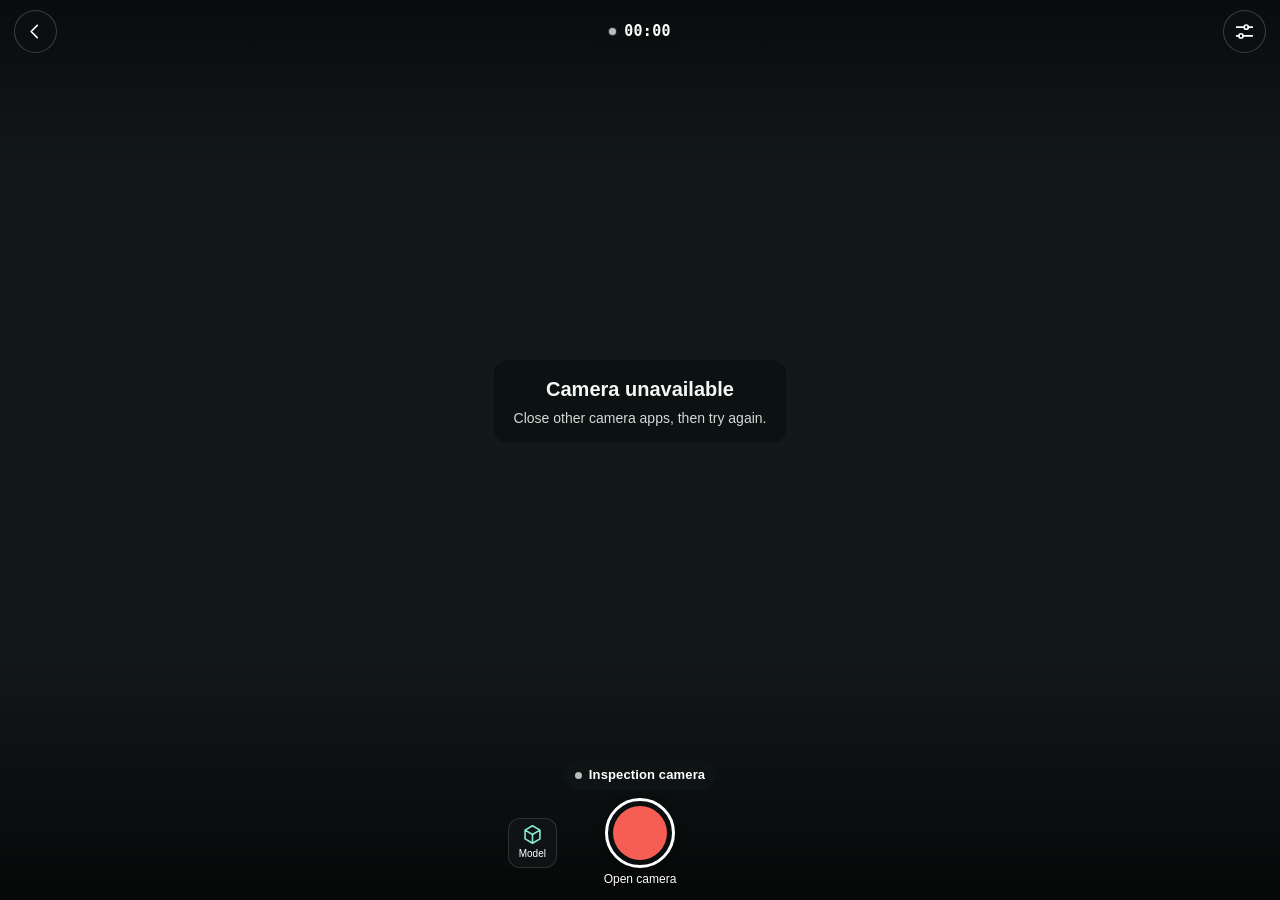
<file: target/mobile.html>
<!doctype html>
<html lang="en">
<head>
  <meta charset="utf-8"><meta name="viewport" content="width=device-width,initial-scale=1,viewport-fit=cover">
  <meta name="theme-color" content="#080b0c"><title data-zh="桥梁巡检相机 · BridgeLab">Inspection camera · BridgeLab</title>
  <script src="../preferences.js"></script><link rel="icon" href="../icon.svg">
  <link rel="stylesheet" href="./mobile.css?v=wb6">
</head>
<body>
  <main id="camera-shell" aria-label="Inspection camera" data-zh-aria="巡检相机">
    <video id="camera" autoplay playsinline muted></video>
    <canvas id="joint-overlay" aria-hidden="true"></canvas>
    <p class="sr-only" id="model-location-status" role="status" aria-live="polite"></p>
    <header class="camera-top">
      <a id="leave" class="round" href="./index.html?v=wb5" aria-label="Return to desktop experiment" data-zh-aria="返回电脑实验"><svg viewBox="0 0 24 24"><path d="m14 5-7 7 7 7"/></svg></a>
      <div class="clock" id="clock"><span class="rec-dot" aria-hidden="true"></span><time id="timer">00:00</time></div>
      <button class="round" id="settings" type="button" aria-haspopup="dialog" aria-label="Camera options" data-zh-aria="相机选项"><svg viewBox="0 0 24 24"><path d="M3 7h9m4 0h5M3 17h3m4 0h11"/><circle cx="14" cy="7" r="2.4"/><circle cx="8" cy="17" r="2.4"/></svg></button>
    </header>
    <div id="alert-toast" role="alert" hidden><b id="alert-title"></b><span id="alert-detail"></span></div>
    <section id="prompt" class="prompt" aria-live="polite"><h1 id="prompt-title"></h1><p id="prompt-body"></p></section>
    <div class="camera-bottom">
      <div id="observation" role="status" data-state="opening"><span class="signal-dot" aria-hidden="true"></span><span id="tracking-state"></span><span id="reading"></span></div>
      <p id="guidance"></p>
      <div class="shutter-row">
        <button class="aux" id="overlay-toggle" type="button" aria-pressed="true" aria-label="Toggle model and bridge position" data-zh-aria="显示或隐藏桥模和位置导航">
          <svg viewBox="0 0 24 24"><path d="m12 2 8.5 5v10L12 22l-8.5-5V7zM3.5 7 12 12l8.5-5M12 12v10"/></svg><span data-zh="模型">Model</span>
        </button>
        <div class="shutter-group"><button type="button" id="shutter"><span></span></button><span id="shutter-label"></span></div>
        <button class="aux" id="last-review" type="button" hidden><svg viewBox="0 0 24 24"><rect x="3" y="5" width="18" height="14" rx="3"/><path d="m10 9 5 3-5 3z"/></svg><span data-zh="上次总结">Last take</span></button>
      </div>
    </div>
  </main>
  <dialog id="options" aria-labelledby="options-title">
    <header><h2 id="options-title" data-zh="相机选项">Camera options</h2><button class="round close-option" type="button" id="options-close" aria-label="Close" data-zh-aria="关闭">×</button></header>
    <label class="setting"><span data-zh="用 GPS 估算实走距离">Estimate walking distance with GPS</span><input id="use-gps" type="checkbox"></label>
    <p data-zh="定位只在录制期间使用，室内可能无法取得可靠距离。">Location is used during recording. Indoor signals may be insufficient.</p>
    <a id="mode-link" href="./mobile.html?site=waibaidu&amp;v=wb5"></a>
    <a id="baseline-link" href="../field/" hidden data-zh="设置现场基准">Set a field baseline</a>
    <div data-preferences class="pref-controls"></div>
  </dialog>
  <main id="review" hidden>
    <div class="review-wrap"><header class="review-head"><p data-zh="BridgeLab · 巡检录像">BridgeLab · Inspection recording</p><h1 data-zh="本次巡检总结">Inspection summary</h1><span id="review-date"></span></header>
      <dl class="stats" id="summary-stats"></dl>
      <section class="peak"><h2 data-zh="最大形变位置">Largest observed change</h2><p id="peak-description"></p><ol id="locations-list"></ol><small data-zh="位移按参考画面像素（px）计。">Displacement is measured in reference-image pixels (px).</small></section>
      <section id="film"><h2 data-zh="巡检录像">Recording</h2><video id="playback" controls playsinline preload="metadata" hidden></video><p id="film-note"></p>
        <div class="film-actions"><a id="save-film" class="action" download hidden data-zh="保存视频">Save video</a><button id="share-film" type="button" class="action" hidden data-zh="分享视频">Share video</button></div>
      </section>
      <button class="action new-take" id="new-take" type="button" data-zh="返回取景">Return to camera</button>
    </div>
  </main>
  <script type="module" src="./mobile.js?v=wb7"></script>
</body></html>
</file>
<file: theme.css>
:root{color-scheme:dark;--bg:#0b0c0f;--surface:#141519;--text:#f3f4f7;--muted:#a7a8b4;--edge:#2c2e36;--accent:#626dd7;font:15px/1.5 Inter,-apple-system,BlinkMacSystemFont,"Segoe UI",sans-serif;background:var(--bg);color:var(--text);-webkit-text-size-adjust:100%}
*{box-sizing:border-box}body{margin:0}.wrap{width:min(1160px,calc(100% - 80px));margin-inline:auto}a{color:inherit;text-decoration:none}
.site-head{border-bottom:1px solid #25262d;background:#0e0f13}.nav,nav,.wordmark,.viewport-toolbar,.viewport-bottom,.camera-block,.camera-title,.camera-actions,.button,.chooser,.icon-button{display:flex;align-items:center}
.nav,.viewport-toolbar,.viewport-bottom,.camera-block{justify-content:space-between}.nav{min-height:65px;gap:24px}.wordmark{font-size:21px;line-height:1;font-weight:650;letter-spacing:-.055em;gap:9px}
nav{gap:5px}nav a{border-radius:6px;color:var(--muted);padding:8px 12px;font-size:14px}nav a:hover,nav a[aria-current]{color:var(--text);background:#202127}
main{padding-block:clamp(24px,4.3vw,62px) 48px}h1,h2,p{margin:0}.intro{margin-bottom:22px}h1{font-size:clamp(32px,4vw,48px);line-height:1.1;letter-spacing:-.058em;font-weight:630}
.viewport{border:1px solid #30313b;border-radius:13px;overflow:hidden;background:radial-gradient(ellipse at 52% 53%,#1e202d 0%,#171821 52%,#121318 82%)}.viewport-toolbar,.viewport-bottom{gap:15px;padding:18px 22px}
.chooser{gap:9px;color:#dedfe6}.chooser select{max-width:calc(100vw - 155px);border:0;border-radius:5px;padding:7px 3px;background:#15161d;line-height:1.3;font-family:inherit;font-size:16px;font-weight:570;color:var(--text);cursor:pointer}
svg{display:block;width:19px;height:19px;fill:none;stroke:currentColor;stroke-width:1.6;stroke-linecap:round;stroke-linejoin:round}.icon-button,.feature-icon{justify-content:center;border:1px solid #30313b;border-radius:7px;background:#1b1c22;color:#c4c5ce}.icon-button{height:36px;width:37px;cursor:pointer}
canvas{display:block}#geometry{width:100%;height:clamp(245px,36vw,420px);touch-action:pan-y;cursor:grab}#geometry:active{cursor:grabbing}.viewport-bottom{border-top:1px solid #ffffff08}.viewport-bottom span[role=status]{color:var(--muted);font-size:13px;font-variant-numeric:tabular-nums}
.button{justify-content:center;gap:8px;white-space:nowrap;border:1px solid #393a42;border-radius:7px;background:#202127;padding:9px 14px;line-height:1.35;font-size:14px;font-weight:550;transition:background .15s}.button:hover,.icon-button:hover{background:#2a2c34}.button.primary{background:var(--accent);border-color:#7680e4;color:white}.button.primary:hover{background:#727de1}.button.primary svg{width:16px;height:16px}
.camera-block{gap:20px;border-top:1px solid var(--edge);border-bottom:1px solid var(--edge);margin-top:30px;padding:21px 0}.camera-title{gap:14px}.camera-title h2{font-size:19px;font-weight:570;letter-spacing:-.035em}.camera-title p{color:var(--muted);margin-top:4px;font-size:14px;max-width:52ch}.feature-icon{flex:none;width:42px;height:42px;display:grid;place-items:center}.camera-actions{gap:8px}
:focus-visible{outline:2px solid #a9b0ff;outline-offset:4px}.skip{position:absolute;top:-60px;left:10px;z-index:2;background:#292b35;padding:8px}.skip:focus{top:7px}
@media(max-width:720px){.wrap{width:calc(100% - 34px)}.nav{min-height:57px}.camera-block{align-items:flex-start;flex-direction:column;gap:14px}.camera-actions{align-self:stretch}.camera-actions a{flex:1}.intro{margin-bottom:16px}.viewport-toolbar,.viewport-bottom{padding:13px 14px}.feature-icon{display:none}}
@media(max-width:450px){nav{gap:0}nav a{padding:7px 8px;font-size:12px}.wordmark{font-size:19px}#geometry{height:240px}.viewport-bottom{align-items:flex-start;flex-direction:column;gap:11px}.viewport-bottom>.button{width:100%}}

.viewport-bottom .camera-actions{flex-wrap:wrap}
</file>
<file: preferences.css>
/* The display controls are shared by the viewer, camera and physical target. */
:root{--ui-control:#1c1d24;--ui-border:#363944;--ui-label:#e1e3ee;--ui-hover:#2a2d38;--ui-focus:#aab2ff}
.pref-controls{display:inline-flex;align-items:center;flex:none;gap:3px;border-left:1px solid var(--ui-border);padding-left:10px;margin-left:5px}
.pref-controls button{background:transparent;color:var(--ui-label);border:1px solid transparent;border-radius:6px;min-width:38px;height:38px;font:600 13px/1.15 Inter,-apple-system,BlinkMacSystemFont,"Segoe UI",sans-serif;padding:0 6px;display:inline-grid;place-items:center;cursor:pointer;white-space:nowrap}
.pref-controls button:hover{background:var(--ui-hover);border-color:var(--ui-border)}
.pref-controls button:focus-visible{outline:2px solid var(--ui-focus);outline-offset:2px}
.pref-controls svg{display:block;width:19px;height:19px;fill:none;stroke:currentColor;stroke-width:1.7;stroke-linecap:round;stroke-linejoin:round}
.top nav{align-items:center}
:root[data-theme="light"]{color-scheme:light;--bg:#f8f9fc;--surface:#fff;--text:#1c2030;--muted:#555d70;--edge:#d3d7e1;--accent:#4d56b8;--ui-control:#fff;--ui-border:#cfd3df;--ui-label:#363d50;--ui-hover:#e9ecf4;--ui-focus:#494fae;background:var(--bg);color:var(--text)}
[data-theme="light"] .site-head,[data-theme="light"] .bar{background:#fff;border-color:var(--edge)}
[data-theme="light"] .wordmark,[data-theme="light"] .brand{color:var(--text)}
[data-theme="light"] a{color:#3f4874}
[data-theme="light"] a:hover{color:#2f347c}
[data-theme="light"] nav a{color:var(--muted)}
[data-theme="light"] nav a:hover,[data-theme="light"] nav a[aria-current]{color:var(--text);background:#e9ecf4}
[data-theme="light"] .viewport{border-color:var(--edge);background:radial-gradient(ellipse at 52% 53%,#f6f7fc 0%,#eff1f7 58%,#e9ecf5 100%)}
[data-theme="light"] .viewport-bottom,[data-theme="light"] .controls{border-color:var(--edge)}
[data-theme="light"] .chooser,[data-theme="light"] .chooser select{background:transparent;color:var(--text)}
[data-theme="light"] .chooser option{background:#fff;color:var(--text)}
[data-theme="light"] .icon-button,[data-theme="light"] .feature-icon,[data-theme="light"] .button,[data-theme="light"] button:not(.pref-controls button){background:var(--ui-control);border-color:var(--ui-border);color:var(--ui-label)}
[data-theme="light"] .icon-button:hover,[data-theme="light"] .button:hover,[data-theme="light"] button:not(.pref-controls button):hover{background:var(--ui-hover)}
[data-theme="light"] .button.primary,[data-theme="light"] .idle button{color:#fff;background:var(--accent);border-color:#4d56b8}
[data-theme="light"] .button.primary:hover,[data-theme="light"] .idle button:hover{background:#3b439c;color:#fff}
[data-theme="light"] .card,[data-theme="light"] .skip{background:var(--surface);border-color:var(--edge)}
[data-theme="light"] .stage{background:#e8ebf2}
[data-theme="light"] .stage::before{border-color:#cdd1dc}
[data-theme="light"] #status{background:#fffffff2;border-color:#bfc4d3;color:#292f42}
[data-theme="light"] #status[data-state="tracking"]{background:#e1f7ed;border-color:#6aa68c;color:#20543e}
[data-theme="light"] #status[data-state="alert"]{background:#ffe5e8;border-color:#c87980;color:#872435}
[data-theme="light"] .controls p,[data-theme="light"] .record p,[data-theme="light"] summary{color:var(--muted)}
[data-theme="light"] .board-controls p a{color:#3c48a0}
[data-theme="light"] .board-head+canvas{background:#e3e6ee}
[data-theme="light"] :focus-visible{outline-color:var(--ui-focus)}
@media(max-width:600px){.pref-controls{gap:0;margin-left:2px;padding-left:5px}.pref-controls button{min-width:35px;min-height:40px}.top nav{gap:8px}}
@media(max-width:480px){
 .site-head .nav,.bar .top{position:relative;display:flex;flex-wrap:wrap;align-content:center;justify-content:flex-start;gap:4px 0;min-height:84px;height:auto;padding-block:7px}
 .nav .wordmark,.top .brand{min-height:33px}
 .site-head nav,.bar nav{width:100%;display:flex;align-items:center;gap:5px;min-height:28px}
 .site-head nav a,.bar nav a{font-size:13px;padding:4px 9px;border-radius:5px;line-height:1.3}
 .pref-controls{position:absolute;right:0;top:5px;margin:0;padding:0;border:0}
 .pref-controls button{min-width:40px;min-height:40px}
}

/* Minimal document breadcrumbs; do not cover the immersive camera viewport. */
.breadcrumbs{display:block;margin:0 0 17px;padding:0;background:transparent;font-size:12px;line-height:1.45}
.breadcrumbs ol{display:flex;align-items:center;gap:8px;flex-wrap:wrap;margin:0;padding:0;list-style:none}
.breadcrumbs li{display:inline-flex;align-items:center;gap:8px;min-width:0}
.breadcrumbs .breadcrumbs-separator{color:var(--muted,#82899a);opacity:.62}
.breadcrumbs a{padding:0;border:0;border-radius:0;background:transparent;color:var(--muted,#82899a);font-size:inherit;text-decoration:none}
.breadcrumbs a:hover,.breadcrumbs a:focus-visible{background:transparent;color:var(--text,#f3f4f7);text-decoration:underline;text-underline-offset:3px}
.breadcrumbs [aria-current="page"]{color:var(--text,#f3f4f7);font-weight:600}
[data-theme="light"] .breadcrumbs a{color:var(--muted,#555d70);background:transparent}
[data-theme="light"] .breadcrumbs a:hover,[data-theme="light"] .breadcrumbs a:focus-visible{color:var(--text,#1c2030);background:transparent}
@media(max-width:600px){.breadcrumbs{margin-bottom:12px}.breadcrumbs ol,.breadcrumbs li{gap:6px}}
</file>
<file: ar/inspection.css>
:root{color-scheme:dark;font:15px/1.5 Inter,-apple-system,BlinkMacSystemFont,"Segoe UI",sans-serif;background:#0b0c0f;color:#f3f3f6}
*{box-sizing:border-box}body{margin:0}a{color:#c6c8e2;text-decoration:none}a:hover{color:#fff}
button,summary{cursor:pointer}button{border:1px solid #3c3e49;border-radius:6px;padding:9px 15px;font:inherit;font-size:14px;background:#202127;color:#f7f7fa}
button:disabled{opacity:.45;cursor:default}:focus-visible{outline:2px solid #b0b7ff;outline-offset:4px}[hidden]{display:none!important}
.bar{border-bottom:1px solid #292b32;background:#101115}.top,main{width:min(1120px,calc(100% - 70px));margin:auto}
.top{height:62px;display:flex;align-items:center;justify-content:space-between}.brand{display:inline-flex;align-items:center;gap:10px;color:white;font-weight:650;font-size:20px;letter-spacing:-.8px}
nav{display:flex;gap:20px}nav a{font-size:14px}main{padding:clamp(23px,4.5vw,54px) 0 40px}
.heading,.controls,.record,.links{display:flex;align-items:center;justify-content:space-between;gap:14px}
h1{font-size:clamp(26px,3vw,38px);line-height:1.18;letter-spacing:-.055em;margin:0;font-weight:600}h1,a,button{overflow-wrap:anywhere}.heading{margin-bottom:20px}.heading a{font-size:14px}
.card{border:1px solid #30313b;border-radius:12px;overflow:hidden;background:#14151b}.stage{position:relative;background:#0f1015;isolation:isolate}.stage::before{position:absolute;content:"";inset:24% 41%;border:1px solid #2a2c37;border-radius:12px;z-index:-1}
canvas{display:block;width:100%;height:auto;max-height:66svh;object-fit:contain;opacity:0}.stage[data-active="true"] canvas,.stage[data-ended="true"] canvas{opacity:1}
video{position:absolute;width:1px;height:1px;pointer-events:none;opacity:0}.idle{position:absolute;inset:0;display:grid;place-items:center}.idle button{background:#646ed2;border-color:#8088ed;color:#fff;padding:12px 21px;font-weight:580}
#status{position:absolute;left:12px;top:12px;border:1px solid #383a46;border-radius:6px;font-size:13px;padding:5px 10px;background:#181a22ed;color:#e1e2ee;pointer-events:none}
#status[data-state="tracking"]{border-color:#426455;color:#b9f2d0;background:#172820eb}#status[data-state="alert"]{border-color:#904c54;color:#ffe0e3;background:#662830ef}
.controls{border-top:1px solid #30313b;padding:12px 16px;min-height:48px}.controls p,.record p{margin:0;color:#bdbecc;font-size:14px}.links{margin-top:15px;align-items:flex-start}.links a,summary{font-size:14px}summary{text-align:right;color:#b9bbc7}.record{padding:12px 0;flex-wrap:wrap}.record p{font-variant-numeric:tabular-nums}
@media(max-width:680px){.top,main{width:calc(100% - 30px)}.top{height:54px}.stage canvas{max-height:62svh}.controls{padding:10px}.links{gap:8px}.record{justify-content:flex-end}.record p{max-width:12em}.heading{gap:8px}.heading a,nav a{font-size:13px}nav{gap:12px}}

.model-panel{margin-bottom:12px}.model-toolbar,.mode-links{display:flex;align-items:center;gap:12px;flex-wrap:wrap}.model-toolbar label{font-size:14px}.model-toolbar select{font:inherit;color:inherit;background:#1b1c22;border:1px solid #464856;padding:6px;border-radius:6px}.model-toolbar button{font-size:13px;padding:7px 12px}#model-state{font-size:13px;color:#b9bbc7;margin:6px 0}.mode-links{gap:8px 16px}#model-preview{border:1px solid #383a46;background:#14151b;border-radius:9px;overflow:hidden}#preview-canvas{opacity:1;height:clamp(145px,24vh,240px);touch-action:pan-y;cursor:grab}#sample-badge{position:absolute;top:12px;right:12px;color:white;background:#263045dd;font-size:12px;padding:4px 8px;border-radius:5px}#view{touch-action:pan-y}
[data-theme="light"] .model-toolbar select,[data-theme="light"] #model-preview{background:#eff1f7;color:#22283c;border-color:#cfd2dd}[data-theme="light"] #model-state{color:#525b70}
@media(max-width:480px){.model-toolbar{gap:7px}.model-toolbar label{font-size:13px}.model-toolbar button,.model-toolbar select{font-size:13px}}
</file>
<file: field/field.css>
[hidden]{display:none!important}.field-main{max-width:1000px}.field-heading,.run-controls,.row{display:flex;align-items:center;gap:10px}.field-heading,.run-controls{justify-content:space-between}.field-heading{margin-bottom:20px;align-items:flex-end}.field-heading h1{margin:7px 0 0}.back,.text-action{font-size:14px;color:var(--muted)}.back:hover,.text-action:hover{text-decoration:underline}.site-select select{max-width:36vw}.field-main select,.field-main input:not([type=file]){border:1px solid var(--ui-border);border-radius:7px;background:var(--ui-control);color:var(--text);padding:9px 12px;max-width:100%;font:inherit}.field-main button,.file-action,.setup summary{cursor:pointer}.field-main button:disabled,.file-action:has(:disabled){cursor:default;opacity:.5}
.field-stage{position:relative;isolation:isolate;overflow:hidden;border:1px solid var(--ui-border);border-radius:12px;background:#171b23;color:#f4f6fc}.field-stage canvas{width:100%;height:clamp(220px,43vw,440px);object-fit:contain}.stage-top,.stage-bottom{position:absolute;z-index:1;left:14px;right:14px;display:flex;align-items:center;justify-content:space-between;pointer-events:none;gap:10px}.stage-top{top:12px}.stage-bottom{bottom:12px;align-items:flex-end}.state,.kind:not(:empty),.stage-bottom>:not(:empty){background:#171c27df;color:#edf1ff;border:1px solid #546071;border-radius:6px;padding:4px 9px;font-size:13px}.state[data-tone=good]{color:#c7f9e2;border-color:#4eaa88}.state[data-tone=alert]{border-color:#f28b81;color:#ffd7d3}.stage-center{position:absolute;inset:0;display:grid;place-content:center;justify-items:center;gap:12px;color:#d1d7e5;text-align:center;padding:42px;pointer-events:none}.stage-bottom span{font-variant-numeric:tabular-nums}.run-controls{padding:14px 0;flex-wrap:wrap}.run-controls .row,.wrap-row{flex-wrap:wrap}.run-controls>span,.feedback,.setup p,.baseline-fields label>span{color:var(--muted);font-size:14px}.feedback:not(:empty){margin:4px 0 12px}.feedback a,.setup-content a{text-decoration:underline}.setup{margin:12px 0;border-block:1px solid var(--edge)}.setup summary{padding:14px 3px;font-size:16px;font-weight:600}.setup-content{padding:4px 0 20px}.setup-content h3{font-size:16px}.setup-content p{margin:10px 0}.baseline-fields{display:flex;gap:12px;flex-wrap:wrap;margin:14px 0}.baseline-fields label{flex:1;min-width:145px}.baseline-fields label>*{display:block;width:100%}.baseline-fields label>span{margin-bottom:4px}.file-action{position:relative;overflow:hidden}.file-action input[type=file]{position:absolute;inset:0;opacity:0;cursor:inherit;width:100%;height:100%}.file-action:focus-within{outline:2px solid var(--ui-focus)}#picker{max-width:100%;width:auto;height:auto;max-height:65vh;touch-action:manipulation;background:#141820;margin:8px 0 13px;cursor:crosshair}.text-action{border:0;padding:6px 0;background:transparent}.sr{position:absolute;width:1px;height:1px;overflow:hidden;clip-path:inset(50%)}#sections-list{margin:12px 0;color:var(--muted);font-size:14px}#sections-list>a{padding:4px 0}.field-main .button{font-family:inherit;color:var(--text)}.field-main .button.primary{color:white}.kind:empty{display:none}
@media(max-width:600px){.field-heading{gap:10px;align-items:flex-start;flex-direction:column}.site-select select{max-width:100%}.run-controls .row{gap:6px}.field-main .button{font-size:13px}.stage-bottom{left:6px;right:6px}.stage-bottom span{font-size:11px}.baseline-fields{gap:7px}}

.field-ar-link{margin-bottom:12px}.field-ar-link a{color:var(--muted);text-decoration:underline;text-underline-offset:3px;font-size:14px}
#field-preview-canvas{width:100%;height:clamp(190px,38vw,360px);touch-action:pan-y;background:var(--surface);border-radius:8px;margin-bottom:12px}
.field-main .baseline-fields .model-direction{display:flex;align-items:center;gap:7px;align-self:end}.field-main .model-direction input{width:auto}.field-main .model-direction span{margin:0}

.field-mode-note{display:flex;justify-content:space-between;align-items:baseline;gap:8px 20px;flex-wrap:wrap;margin:-4px 0 17px;color:var(--muted);font-size:13px;line-height:1.55}.field-mode-note p{max-width:70ch}.field-mode-note a{color:var(--text);text-decoration:underline;text-underline-offset:3px;white-space:nowrap}
</file>
<file: target/walk.css>
.joint-lab{padding-block:clamp(24px,4vw,50px) 30px}.introduction{margin-bottom:24px}.place{font-size:14px;color:var(--muted);margin-bottom:9px}
.introduction h1{font-size:clamp(29px,4vw,44px);letter-spacing:-.045em}.intro-text{margin-top:12px;color:var(--muted);max-width:75ch}
.experiment{display:grid;grid-template-columns:minmax(0,1fr) minmax(235px,26%);align-items:start;gap:clamp(18px,2.7vw,34px)}
.scene{border:1px solid var(--edge);border-radius:10px;overflow:hidden}.scene{margin:0;background:var(--surface)}
.scene-top,.dialog-actions{display:flex;align-items:center;justify-content:space-between;gap:8px}.scene-top{padding:10px 15px;border-bottom:1px solid var(--edge)}
.scene-top figcaption{font-size:14px;font-weight:600}.quiet{border:0;background:transparent;color:var(--muted);padding:4px 1px;font:inherit;font-size:13px;cursor:pointer}
.canvas-wrap{position:relative;background:#f3f2ed}#board{display:block;width:100%;height:auto}
#walk-preview{position:absolute;inset:0;width:100%;height:100%;pointer-events:none}
.loading{position:absolute;left:10px;bottom:10px;padding:3px 8px;background:#f7faf9ed;border-radius:4px;font-size:13px;color:#394e53}
.loading[hidden],#walk-preview[hidden]{display:none}
.experiment-controls h2,dialog h2{font-size:clamp(16px,1.5vw,20px);font-weight:640;line-height:1.4}.experiment-controls p,dialog p{color:var(--muted);font-size:14px;line-height:1.5}
body button.button{font-family:inherit;color:var(--text);cursor:pointer}body button.button.primary{color:white}button:disabled{opacity:.48;cursor:wait}
.control-group .button,.phone-group .button{width:100%}.control-group .help{margin-top:7px;font-size:12px}.phone-group{margin-top:21px;padding-top:16px;border-top:1px solid var(--edge)}.phone-group p{margin:6px 0 10px}
.phone-group a,footer a{display:inline-block;font-size:13px;text-decoration:underline;text-underline-offset:3px;color:var(--muted)}.phone-group a{margin-top:8px}
.joint-lab footer{margin-top:22px;text-align:right}.experiment.expanded{position:fixed;inset:0;z-index:10;padding:8px;background:var(--bg);display:flex;flex-direction:column;align-items:center;justify-content:center;gap:6px;height:100dvh;overflow:auto}
dialog{padding:22px;max-width:min(360px,calc(100vw - 24px));width:100%;max-height:92svh;overflow:auto;border:1px solid var(--edge);border-radius:12px;background:var(--surface);color:var(--text)}dialog::backdrop{background:#10151ba9}dialog p{margin-top:8px}dialog label{font-size:12px;color:var(--muted)}
#pair-code{display:block;width:min(205px,100%);height:auto;margin:14px auto;image-rendering:pixelated}#pair-code[hidden]{display:none}#pair-url{width:100%;border:1px solid var(--edge);padding:8px;color:var(--text);background:var(--bg);border-radius:5px}.dialog-actions{justify-content:flex-end;margin-top:12px}
@media(max-width:760px){.experiment{grid-template-columns:1fr;gap:16px}.experiment-controls{display:grid;grid-template-columns:1fr 1fr;gap:20px}.phone-group{border:0;margin:0;padding:0}.intro-text{font-size:14px}.introduction{margin-bottom:16px}.joint-lab footer{text-align:left}}
#board{touch-action:none;cursor:grab}#board:active{cursor:grabbing}.view-tools,.transport,.level{display:flex;align-items:center;gap:12px}
.view-tools .quiet{color:var(--muted)}.scene-top{padding-block:7px}.transport{padding:12px 15px;background:var(--surface);border-top:1px solid var(--edge)}
.transport .button{min-width:128px}.route-slider{flex:1;min-width:32px;display:grid}.route-slider input{width:100%;accent-color:var(--accent)}
.transport output{color:var(--muted);font-size:13px;font-variant-numeric:tabular-nums;white-space:nowrap}.level{justify-content:space-between;margin:12px 0}
.level select{max-width:70%;background:var(--surface);color:var(--text);padding:7px 12px;border:1px solid var(--edge);border-radius:5px;font:inherit}
.sr-only{position:absolute;width:1px;height:1px;margin:-1px;overflow:hidden;clip-path:inset(50%);white-space:nowrap}.scene figcaption{margin:0}
.expanded .experiment-controls{display:none}.expanded .scene{width:min(100%,calc((100dvh - 148px)*1.89));flex:none}
.expanded .scene-top{padding-block:2px}.expanded .transport{padding-block:7px}
@media(max-width:510px){.transport{flex-wrap:wrap;padding:9px 10px;gap:9px}.transport .button{font-size:13px;min-width:95px}.transport output{font-size:11px}.view-tools{gap:9px}.control-group .help{max-width:none}}
@media(max-width:510px){.experiment-controls{grid-template-columns:1fr;gap:15px}.phone-group{border-top:1px solid var(--edge);padding-top:13px}.phone-group .button{width:auto}.phone-group a{margin-left:8px}.scene-top{padding:7px 11px}}

/* Close affordance for the mobile QR pairing modal. */
dialog#pair-dialog{position:relative}
#pair-dialog h2{padding-right:42px}
#pair-dialog #pair-dismiss{position:absolute;right:12px;top:12px;display:grid;place-items:center;width:38px;height:38px;padding:0;border:1px solid transparent;border-radius:9px;background:transparent;color:var(--muted);font-size:27px;font-family:inherit;font-weight:400;line-height:1;cursor:pointer}
#pair-dialog #pair-dismiss:hover{background:var(--bg);color:var(--text);border-color:var(--edge)}
#pair-dialog #pair-dismiss:focus-visible{outline:2px solid var(--accent);outline-offset:2px}
</file>
<file: field/review.css>
.review{max-width:1050px}.review-head,.files,.run-heading{display:flex;justify-content:space-between;align-items:center;gap:10px;flex-wrap:wrap}.review-head{margin-bottom:1.6rem}.files{gap:7px;justify-content:start}.review :is(button,select){cursor:pointer;color:var(--text);border:1px solid var(--ui-border);border-radius:7px;background:var(--ui-control);padding:.55rem .85rem;font:inherit;line-height:1.3;font-size:.92rem}.review button:hover{background:var(--ui-hover)}.review select{max-width:100%}.review h2{font-size:1.4rem;letter-spacing:-.035em;line-height:1.25}.review h3{font-size:1.1rem;font-weight:600;margin:1.5rem 0 .75rem}.review small,.muted,.notice{color:var(--muted);font-size:.9rem}.notice:empty{display:none}.notice:not(:empty){margin-bottom:1rem}.review section{border-top:1px solid var(--edge);padding:1.4rem 0 .35rem;margin-top:1.4rem}.review .details{display:flex;gap:5px 20px;flex-wrap:wrap;align-items:baseline;color:var(--muted);margin:.7rem 0 1rem}.review .scroll{overflow-x:auto}table{width:100%;border-collapse:collapse}th,td{padding:.55rem .5rem;text-align:left;border-bottom:1px solid var(--edge);font-size:.9rem;font-variant-numeric:tabular-nums}th{font-weight:500;color:var(--muted);white-space:nowrap}td:first-child,th:first-child{padding-left:0}.review details{border-top:1px solid var(--edge);padding:.8rem 0}.review summary{cursor:pointer;font-weight:550}.gallery{display:grid;grid-template-columns:repeat(auto-fit,minmax(min(100%,245px),1fr));gap:14px}.gallery figure{margin:0;min-width:0;background:var(--surface);border:1px solid var(--edge);border-radius:8px;overflow:hidden}.media{position:relative;line-height:0;display:grid}.media img{width:100%;height:auto}.media svg{position:absolute;inset:0;width:100%;height:100%;pointer-events:none}.review figcaption{padding:.5rem .75rem;font-size:.85rem;color:var(--muted)}.review dl{display:grid;grid-template-columns:max-content minmax(0,1fr);gap:.25rem 1.3rem;overflow-wrap:anywhere}.review dt{color:var(--muted)}.review dd{margin:0;font-variant-numeric:tabular-nums}.review .empty{color:var(--muted);padding:1rem 0}.review .link{color:var(--text);text-decoration:underline;text-underline-offset:.2em}.sr-only{position:absolute;clip-path:inset(50%);width:1px;height:1px;overflow:hidden;white-space:nowrap}.review [hidden]{display:none}
@media(max-width:600px){.review .intro{gap:12px}td,th{font-size:.78rem}.review dl{gap:.3rem .8rem;font-size:.9rem}.review select{width:100%}}

.label-choice{display:flex;align-items:center;gap:.4rem 1rem;flex-wrap:wrap;color:var(--muted);margin:.75rem 0}.label-choice select{min-width:9rem}
</file>
<file: field/validation.css>
.validation{max-width:880px}.validation h1{font-size:clamp(29px,4vw,45px)}.validation .lead{max-width:65ch;margin:14px 0 26px;color:var(--muted)}.validation section,.validation details{border-top:1px solid var(--edge);padding:22px 0}.validation h2{font-size:20px;letter-spacing:-.035em;font-weight:580;margin:0 0 12px}.validation .fields{display:grid;grid-template-columns:1fr 1fr 1fr;gap:14px;margin:16px 0}.validation label span,.validation .stat small{display:block;color:var(--muted);font-size:13px}.validation input:not([type=checkbox]),.validation select{color:var(--text);background:var(--surface);border:1px solid var(--edge);border-radius:6px;font:inherit;padding:7px 9px;width:100%}.validation .agree,.validation .row,.validation .actions{display:flex;align-items:center;gap:9px}.validation .agree{margin:16px 0 22px}.validation .agree input{accent-color:var(--accent)}.validation button{cursor:pointer;color:inherit}.validation [hidden]{display:none!important}.validation .row{justify-content:space-between}.validation .actions{margin-top:12px}.validation p,.validation summary{line-height:1.6}.validation details p{margin:12px 0;color:var(--muted)}.validation .stat-grid{display:grid;grid-template-columns:repeat(auto-fit,minmax(135px,1fr));gap:14px;margin:18px 0}.validation .stat strong{display:block;font-size:19px;font-variant-numeric:tabular-nums}.validation .record{padding:8px 0;border-top:1px solid var(--edge);font-size:13px}.validation #scope,.validation #feedback{color:var(--muted)}.validation #group-filters select{max-width:100%;width:auto;margin-top:8px}.validation #feedback:not(:empty){padding:7px 0}.validation summary{cursor:pointer}.validation button:disabled{opacity:.5}.validation details summary{font-weight:550}
@media(max-width:600px){.validation .fields{grid-template-columns:1fr}.validation .stat-grid{grid-template-columns:1fr 1fr}}
</file>
<file: models/waibaidu.css>
main.wrap{max-width:1100px;padding-top:clamp(22px,4vw,44px)}
.mast,.model-controls,.caption,.orientation{display:flex;align-items:center;justify-content:space-between;gap:12px}
.mast{margin-bottom:22px;align-items:flex-end}.place{margin-bottom:9px;color:var(--muted);font-size:14px}
.mast h1{font-size:clamp(34px,5vw,62px);font-weight:570}.mast .button{font-size:13px}
.model-stage{position:relative;overflow:hidden;border:1px solid #d4cec0;background:radial-gradient(ellipse at 40% 30%,#fdfbf6,#ebe7dc);border-radius:12px;color:#263b3d}
#geometry{height:clamp(260px,32vw,395px);touch-action:none}
.model-controls{margin:0 16px 14px;gap:6px}.orientation{justify-content:flex-start;gap:5px;flex-wrap:wrap}
.model-stage button,.model-stage button:not(.pref-controls button){min-height:37px;border:1px solid #c9c5ba;background:#faf8f0;color:#263b3d;border-radius:6px;font:inherit;font-size:13px;padding:6px 13px;cursor:pointer}
.model-stage button:hover{border-color:#6c8c85}.caption{margin-top:9px;font-size:12px;color:var(--muted);flex-wrap:wrap;gap:4px}
.dimensions{display:grid;grid-template-columns:repeat(4,1fr);gap:18px;margin:28px 0;padding:20px 0;border-block:1px solid var(--edge)}dt{color:var(--muted);font-size:13px}dd{margin:4px 0 0;font:500 clamp(21px,3vw,34px)/1.3 Georgia,serif;font-variant-numeric:tabular-nums}dd small{font-size:60%}
details{font-size:14px}summary{cursor:pointer;font-weight:550}details p{margin-top:12px;color:var(--muted);max-width:80ch}details ul{line-height:2;padding-left:20px}details a{text-decoration:underline;text-underline-offset:3px}
@media(max-width:600px){.mast{align-items:center}.dimensions{grid-template-columns:1fr 1fr}.model-controls{margin:0 8px 9px}.model-stage button,.model-stage button:not(.pref-controls button){padding:5px 9px}.mast .button{padding:8px;font-size:12px}.caption{align-items:flex-start;flex-direction:column}}

.bridge-reference{margin:22px 0 0}.bridge-reference img{display:block;width:100%;height:auto;border-radius:10px}
.bridge-reference figcaption{display:flex;justify-content:space-between;gap:10px;flex-wrap:wrap;font-size:13px;color:var(--muted);margin-top:7px}
.bridge-reference a{text-decoration:underline;text-underline-offset:3px}
</file>
<file: target/target.css>
main.wrap{padding-block:clamp(16px,2vw,30px)}
.board-head{margin:0 0 clamp(14px,2vw,24px)}
.board-head h1{font-size:clamp(24px,3vw,38px);letter-spacing:-.04em}
.board-head p,.step p,dialog p{margin-top:7px;color:var(--muted);font-size:14px;line-height:1.55}
#board-view{display:grid;grid-template-columns:minmax(0,2.3fr) minmax(235px,1fr);gap:clamp(14px,2.4vw,32px);align-items:start}
.plate{min-width:0;border:1px solid var(--edge);border-radius:12px;overflow:hidden;background:var(--surface)}
.plate-tools,.plate-key,.actions,.board-footer,.chooser,.step h2{display:flex;align-items:center}
.plate-tools{justify-content:space-between;gap:8px;padding:8px 12px;border-bottom:1px solid var(--edge)}
.plate-tools{flex-wrap:wrap}
.plate-tools .scene-choice{margin-right:auto}.plate-tools [hidden],.plate-key [hidden]{display:none}
.plate-key #photo-credit{margin-left:auto;text-decoration:underline}
.chooser{gap:9px;min-width:0}.chooser span{font-size:12px;color:var(--muted)}
.chooser select{padding:4px;max-width:100%;font-size:15px;background:var(--surface);color:var(--text)}
#board{width:100%;height:auto;max-height:max(270px,calc(100svh - 274px));object-fit:contain;background:#e6ede9}
.plate-key{flex-wrap:wrap;gap:6px 17px;padding:8px 12px;color:var(--muted);font-size:12px}
.plate-key span{display:inline-flex;align-items:center;gap:6px}.plate-key span::before{content:"";width:9px;height:9px;display:inline-block}
.key-anchor::before{border:1.5px solid #899b99}.key-check::before{border-radius:50%;background:#377e74}.key-target::before{border-radius:50%;background:#b45932}
.board-controls{min-width:0;display:grid;gap:18px;padding:6px 0}
.step+.step{padding-top:16px;border-top:1px solid var(--edge)}
.step h2{gap:8px;font-size:clamp(16px,1.5vw,19px);font-weight:650;line-height:1.35}
.step-number{width:25px;height:25px;flex:none;display:grid;place-items:center;border:1px solid var(--edge);border-radius:50%;font:600 13px/1 ui-monospace,monospace}
.step .button{margin-top:11px}.step .target-state{font-size:12px}.detail-link,.board-footer a{font-size:13px;text-decoration:underline;text-underline-offset:3px}
.detail-link{width:fit-content}.detail-link[hidden]{display:none}
button.button{font-family:inherit;color:var(--text);cursor:pointer}
#expand-board{padding:6px 10px;font-size:13px}
body button.shift{border-color:#b97854;background:#312720;color:#ffceb1}
[data-theme="light"] body button.shift{background:#fbefe7;border-color:#c99a81;color:#803d1f}
.board-footer{justify-content:flex-end;flex-wrap:wrap;gap:10px 20px;margin-top:14px;color:var(--muted)}
.sr{position:absolute;width:1px;height:1px;overflow:hidden;clip-path:inset(50%)}
#board-view.expanded{position:fixed;inset:0;z-index:8;padding:6px max(8px,env(safe-area-inset-right)) max(6px,env(safe-area-inset-bottom)) max(8px,env(safe-area-inset-left));background:var(--bg);height:100dvh;display:flex;flex-direction:column;align-items:stretch;gap:4px}
.expanded .plate{flex:1;min-height:0;display:flex;flex-direction:column;border:0;border-radius:0}
.expanded #board{flex:1;min-height:0;max-height:none;height:0}.expanded .plate-key{display:none}
.expanded .board-controls{display:flex;align-items:center;justify-content:center;padding:0}.expanded .step{display:contents}
.expanded .step h2,.expanded .step p,.expanded .board-controls>a,.expanded #pair-open{display:none}.expanded .step .button{margin:0}
dialog{max-width:min(380px,calc(100vw - 24px));width:100%;max-height:90svh;overflow:auto;padding:22px;border:1px solid var(--edge);border-radius:12px;background:var(--surface);color:var(--text);box-shadow:0 14px 70px #0005}
dialog h2{font-size:21px}dialog::backdrop{background:#080910a8}
#pair-code{display:block;margin:14px auto;width:min(224px,100%);height:auto;image-rendering:pixelated}#pair-code[hidden]{display:none}
#pair-url{width:100%;margin:12px 0;color:var(--text);background:var(--bg);border:1px solid var(--edge);border-radius:5px;font:12px/1.4 ui-monospace,monospace;padding:7px}.actions{justify-content:flex-end;gap:7px}
@media(max-width:740px){
  #board-view:not(.expanded){grid-template-columns:1fr;gap:12px}
  .board-controls{grid-template-columns:repeat(2,minmax(0,1fr));gap:13px}
  .step+.step{border-top:0;padding:0}.detail-link{grid-column:1/-1}
  .step h2{font-size:15px}.step p{font-size:13px}.board-head p{font-size:13px}
}
@media(max-width:480px){
  .plate-tools{gap:4px;padding:7px}.chooser{gap:3px}.chooser select{font-size:13px}.chooser>span{display:none}#expand-board{font-size:12px;padding:5px}
  .plate-key{gap:3px 8px;font-size:11px}.step h2{gap:4px}.step-number{width:21px;height:21px}
  .board-footer{justify-content:flex-start}.step .button{padding:8px;font-size:13px}
}
</file>
<file: target/mobile.css>
:root{color-scheme:dark;font:16px/1.45 -apple-system,BlinkMacSystemFont,"Segoe UI",sans-serif;background:#090c0d;color:#f5f7f6}
*{box-sizing:border-box}body{margin:0}button,a,input{font:inherit}button,a{touch-action:manipulation}button{cursor:pointer}button:focus-visible,a:focus-visible,input:focus-visible{outline:3px solid #9affde;outline-offset:3px}
[hidden]{display:none!important}button{color:inherit}a{color:inherit}button:disabled{opacity:.52;cursor:wait}
#camera-shell{position:fixed;inset:0;width:100%;height:100%;height:100dvh;isolation:isolate;overflow:hidden;background:#111617}
#camera,#joint-overlay{position:absolute;inset:0;width:100%;height:100%;pointer-events:none}#camera{object-fit:cover;background:#131819}#joint-overlay{z-index:1}
#camera-shell::before,#camera-shell::after{content:"";pointer-events:none;position:absolute;z-index:2;left:0;right:0}
#camera-shell::before{top:0;height:20%;background:linear-gradient(#0008,transparent)}#camera-shell::after{bottom:0;height:29%;background:linear-gradient(transparent,#000a)}
.camera-top,.camera-bottom,#prompt,#alert-toast{position:absolute;z-index:3}
.camera-top{top:max(10px,env(safe-area-inset-top));left:max(14px,env(safe-area-inset-left));right:max(14px,env(safe-area-inset-right));display:grid;grid-template-columns:1fr auto 1fr;align-items:center;pointer-events:none}
.camera-top>*{pointer-events:auto}.round{display:grid;place-items:center;width:43px;height:43px;border:1px solid #fff3;border-radius:50%;background:#0d1214a8;color:#fff;text-decoration:none;backdrop-filter:blur(8px)}
.round svg,.aux svg{width:21px;height:21px;stroke:currentColor;stroke-width:1.8;stroke-linecap:round;stroke-linejoin:round;fill:none}
#settings{justify-self:end}.clock{display:flex;align-items:center;gap:8px;border-radius:22px;padding:5px 13px;background:#0b0f10b3;color:#fff;font:650 15px/1.3 ui-monospace,SFMono-Regular,monospace;letter-spacing:.02em;font-variant-numeric:tabular-nums}.rec-dot{width:7px;height:7px;background:#b7bebd;border-radius:50%}
[data-capture="recording"] .clock{background:#a52928}.camera-top .clock .rec-dot{box-shadow:0 0 0 1px #fff2}[data-capture="recording"] .rec-dot{background:#fff}
.camera-bottom{bottom:max(12px,env(safe-area-inset-bottom));inset-inline:14px;text-align:center;pointer-events:none}.camera-bottom>*{pointer-events:auto}
#observation{display:inline-flex;align-items:center;justify-content:center;gap:7px;max-width:100%;border-radius:18px;background:#101617bb;backdrop-filter:blur(6px);padding:5px 11px;color:#fff;font-size:13px;font-weight:550;letter-spacing:.01em}
.signal-dot{width:7px;height:7px;background:#b4beba;border-radius:50%;flex:none}
[data-state="tracked"] .signal-dot{background:#76e1bd}[data-state="alert"] .signal-dot{background:#ffb765}
#reading{font-variant-numeric:tabular-nums;color:#efefeb}#reading:empty{display:none}
#guidance{max-width:41ch;margin:4px auto 12px;width:fit-content;font-size:12px;line-height:1.35;color:#fff;text-shadow:0 1px 3px #000,0 0 8px #000}#guidance:empty{margin:8px}
.shutter-row{display:grid;grid-template-columns:1fr auto 1fr;align-items:center;gap:14px;width:min(330px,96%);margin:0 auto}.shutter-group{display:grid;justify-items:center;gap:3px}#shutter-label{font-size:12px;color:#fff;text-shadow:0 1px 3px #000}
#shutter{width:70px;height:70px;padding:5px;display:grid;place-items:center;border:3px solid #fff;border-radius:50%;background:#0c101288;box-shadow:0 1px 8px #0004}
#shutter span{width:100%;height:100%;border-radius:50%;background:#f65e54;transition:width .16s,height .16s,border-radius .16s}#shutter:active span{filter:brightness(.82)}
[data-capture="recording"] #shutter span{width:49%;height:49%;border-radius:5px}
.aux{display:grid;place-items:center;align-content:center;justify-self:center;gap:2px;min-width:49px;min-height:44px;padding:5px 9px;color:white;background:#131819a8;border:1px solid #fff2;border-radius:12px;font-size:10px}.aux[aria-pressed="true"] svg{color:#8bedd2}.aux[aria-pressed="false"] svg{opacity:.52}
.prompt{inset-inline:5%;top:40%;margin:auto;width:fit-content;max-width:34ch;padding:15px 20px;text-align:center;border-radius:14px;background:#0b1012d4;pointer-events:none}.prompt h1{font-size:20px;font-weight:600;margin:0 0 4px}.prompt p{margin:0;color:#d2dad8;font-size:14px}
#alert-toast{top:calc(max(10px,env(safe-area-inset-top)) + 54px);left:50%;transform:translateX(-50%);width:max-content;max-width:calc(100% - 24px);border-radius:10px;background:#312315ed;border:1px solid #efab68;padding:8px 14px;display:grid;color:#ffca8c;gap:1px;pointer-events:none}
#alert-title{font-size:14px}#alert-detail{font-size:12px;color:#f4e4d1}
dialog{width:min(360px,calc(100vw - 28px));max-height:calc(100dvh - 32px);overflow:auto;border:1px solid #414a4b;border-radius:16px;background:#1a2223;color:#fff;padding:18px;box-shadow:0 22px 70px #0007}dialog::backdrop{background:#0008}
dialog header{display:flex;align-items:center;justify-content:space-between}dialog h2{margin:0;font-size:19px}.close-option{height:34px;width:34px;font-size:26px;line-height:1}
.setting{margin:18px 0 4px;display:flex;align-items:center;justify-content:space-between;gap:15px}.setting input{width:21px;height:21px;accent-color:#78d1b8}
dialog p{font-size:12px;color:#bac5c2;margin:0 0 16px}dialog a{display:block;margin:9px 0;color:#b8ebdd;font-size:14px}.pref-controls{display:flex;gap:8px;margin-top:14px}.pref-controls button{border:1px solid #64716e;background:transparent;border-radius:8px;padding:6px 11px;min-height:36px;color:#fff}.pref-controls svg{width:18px;height:18px;fill:none;stroke:currentColor}
#review{min-height:100dvh;background:#101617}.review-wrap{max-width:650px;margin:auto;padding:max(28px,env(safe-area-inset-top)) clamp(18px,5vw,42px) max(32px,env(safe-area-inset-bottom))}.review-head p,.review-head span,#film-note{font-size:13px;color:#aab8b4}.review-head>*{margin:0}.review-head h1{font-size:clamp(28px,7vw,42px);line-height:1.2;margin:5px 0 7px;letter-spacing:-.035em}
.stats{display:grid;grid-template-columns:1fr 1fr;margin:20px 0;gap:1px;background:#394443;border:1px solid #394443;border-radius:12px;overflow:hidden}.stats>div{padding:12px 16px;background:#1a2424}
.stats dt{font-size:12px;color:#aebfba}.stats dd{margin:3px 0 0;font-size:22px;line-height:1.25;font-weight:640;font-variant-numeric:tabular-nums}
.review-wrap h2{font-size:19px;margin:0}.peak,#film{border-top:1px solid #35413f;padding:17px 0}.peak p{color:#d5e5df;margin:5px 0}#locations-list{padding:0;list-style:none;margin:12px 0 0}#locations-list li{display:flex;gap:9px;align-items:baseline;justify-content:space-between;padding:6px 0;color:#e4ece8;border-bottom:1px solid #34403e;font-size:14px}#locations-list li span{color:#b9ccc5;font-variant-numeric:tabular-nums}
#playback{display:block;width:100%;max-height:55dvh;object-fit:contain;background:#000;border-radius:9px;margin-top:10px}
.film-actions{display:flex;flex-wrap:wrap;gap:9px}.action{display:inline-flex;align-items:center;justify-content:center;border:1px solid #52625e;border-radius:8px;min-height:42px;color:#e5edea;background:#1d2b28;padding:7px 15px;font-size:14px;text-decoration:none}.new-take{width:100%;background:#b1e3d3;border-color:#b1e3d3;color:#15332a;font-weight:650;margin-top:6px}
@media(orientation:landscape) and (max-height:560px){.camera-bottom{bottom:max(10px,env(safe-area-inset-bottom));inset-inline:0}.shutter-row{position:fixed;right:max(15px,env(safe-area-inset-right));top:50%;transform:translateY(-40%);width:76px;display:flex;flex-direction:column;gap:7px}.aux{min-height:34px}.aux svg{width:16px;height:16px}.camera-bottom #guidance{margin:3px auto 2px}.camera-top{right:max(16px,env(safe-area-inset-right))}.rec-dot{width:6px;height:6px}#shutter{width:58px;height:58px}#alert-toast{top:62px}}

.peak small{font-size:12px;color:#aebfba}

/* Screen-reader status for the bridge model navigation drawn onto the video canvas. */
.sr-only{position:absolute!important;width:1px!important;height:1px!important;padding:0!important;margin:-1px!important;overflow:hidden!important;clip-path:inset(50%)!important;white-space:nowrap!important;border:0!important}
</file>
